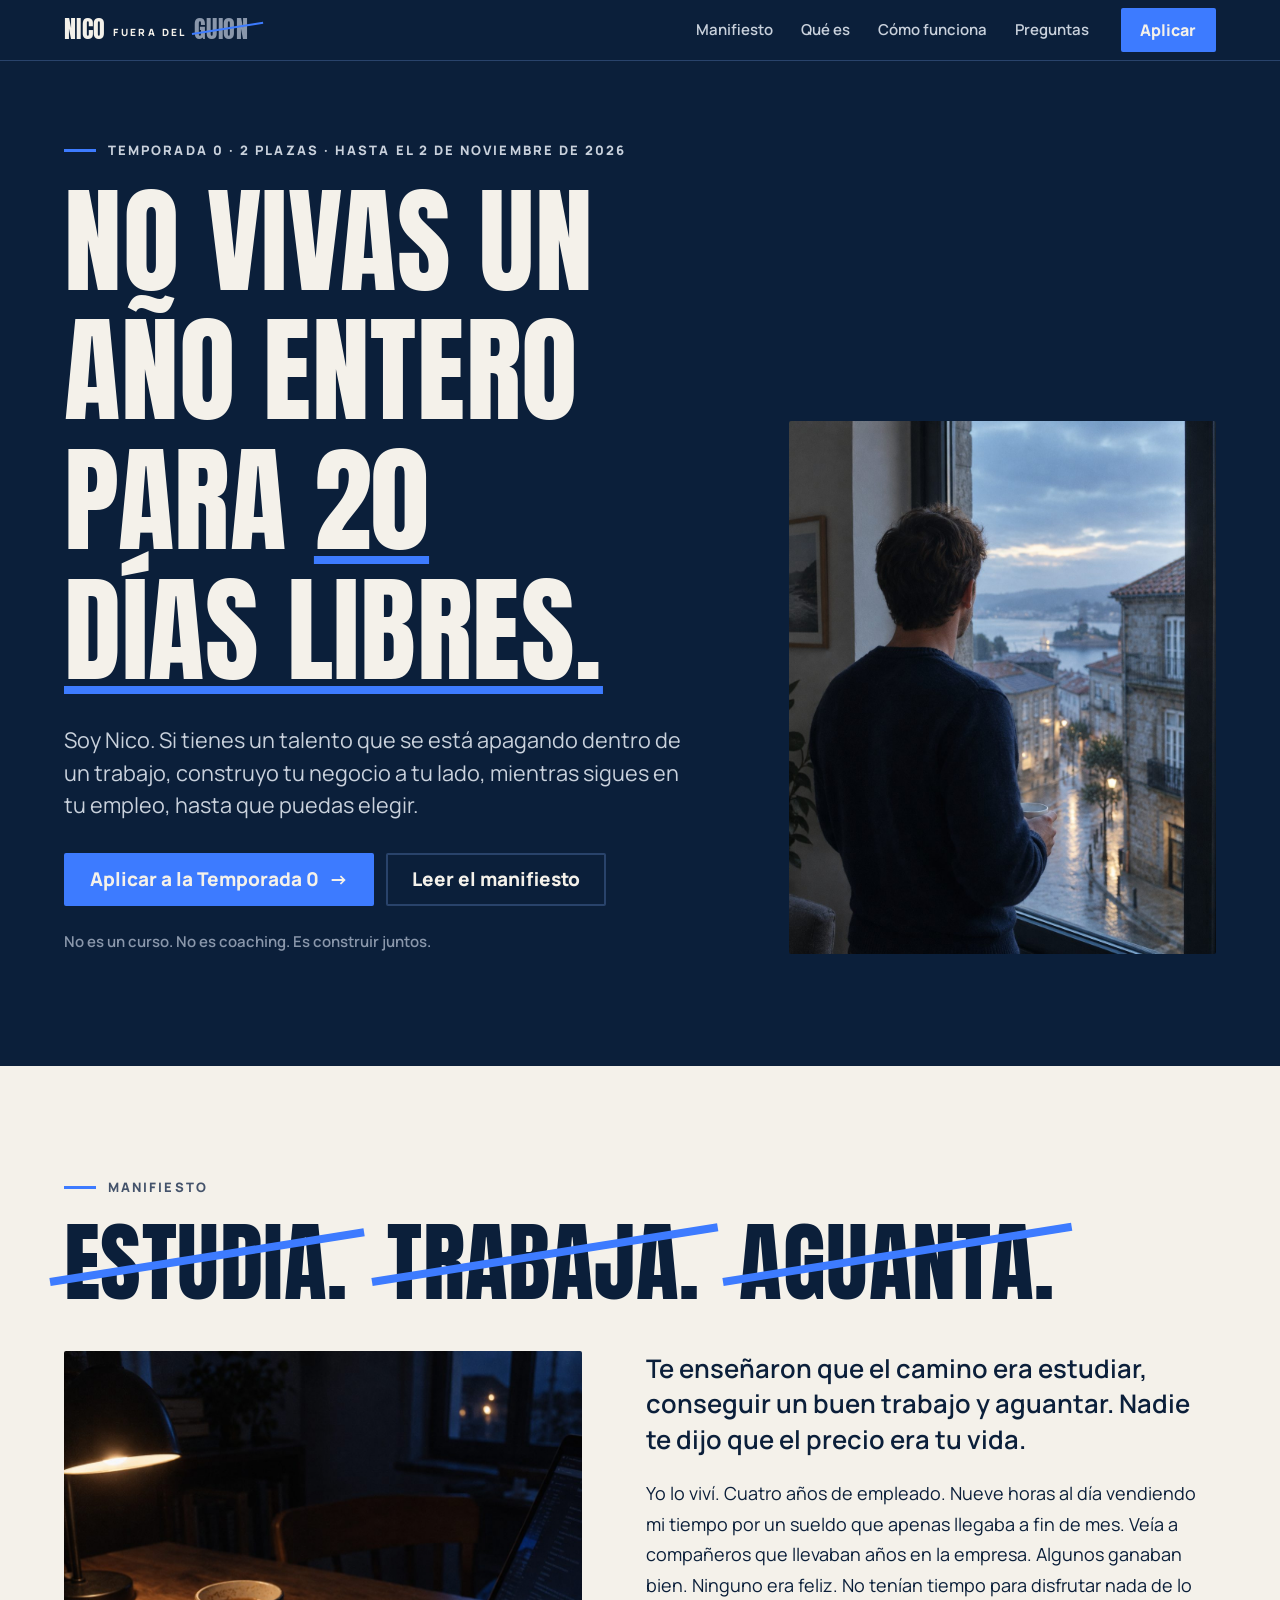
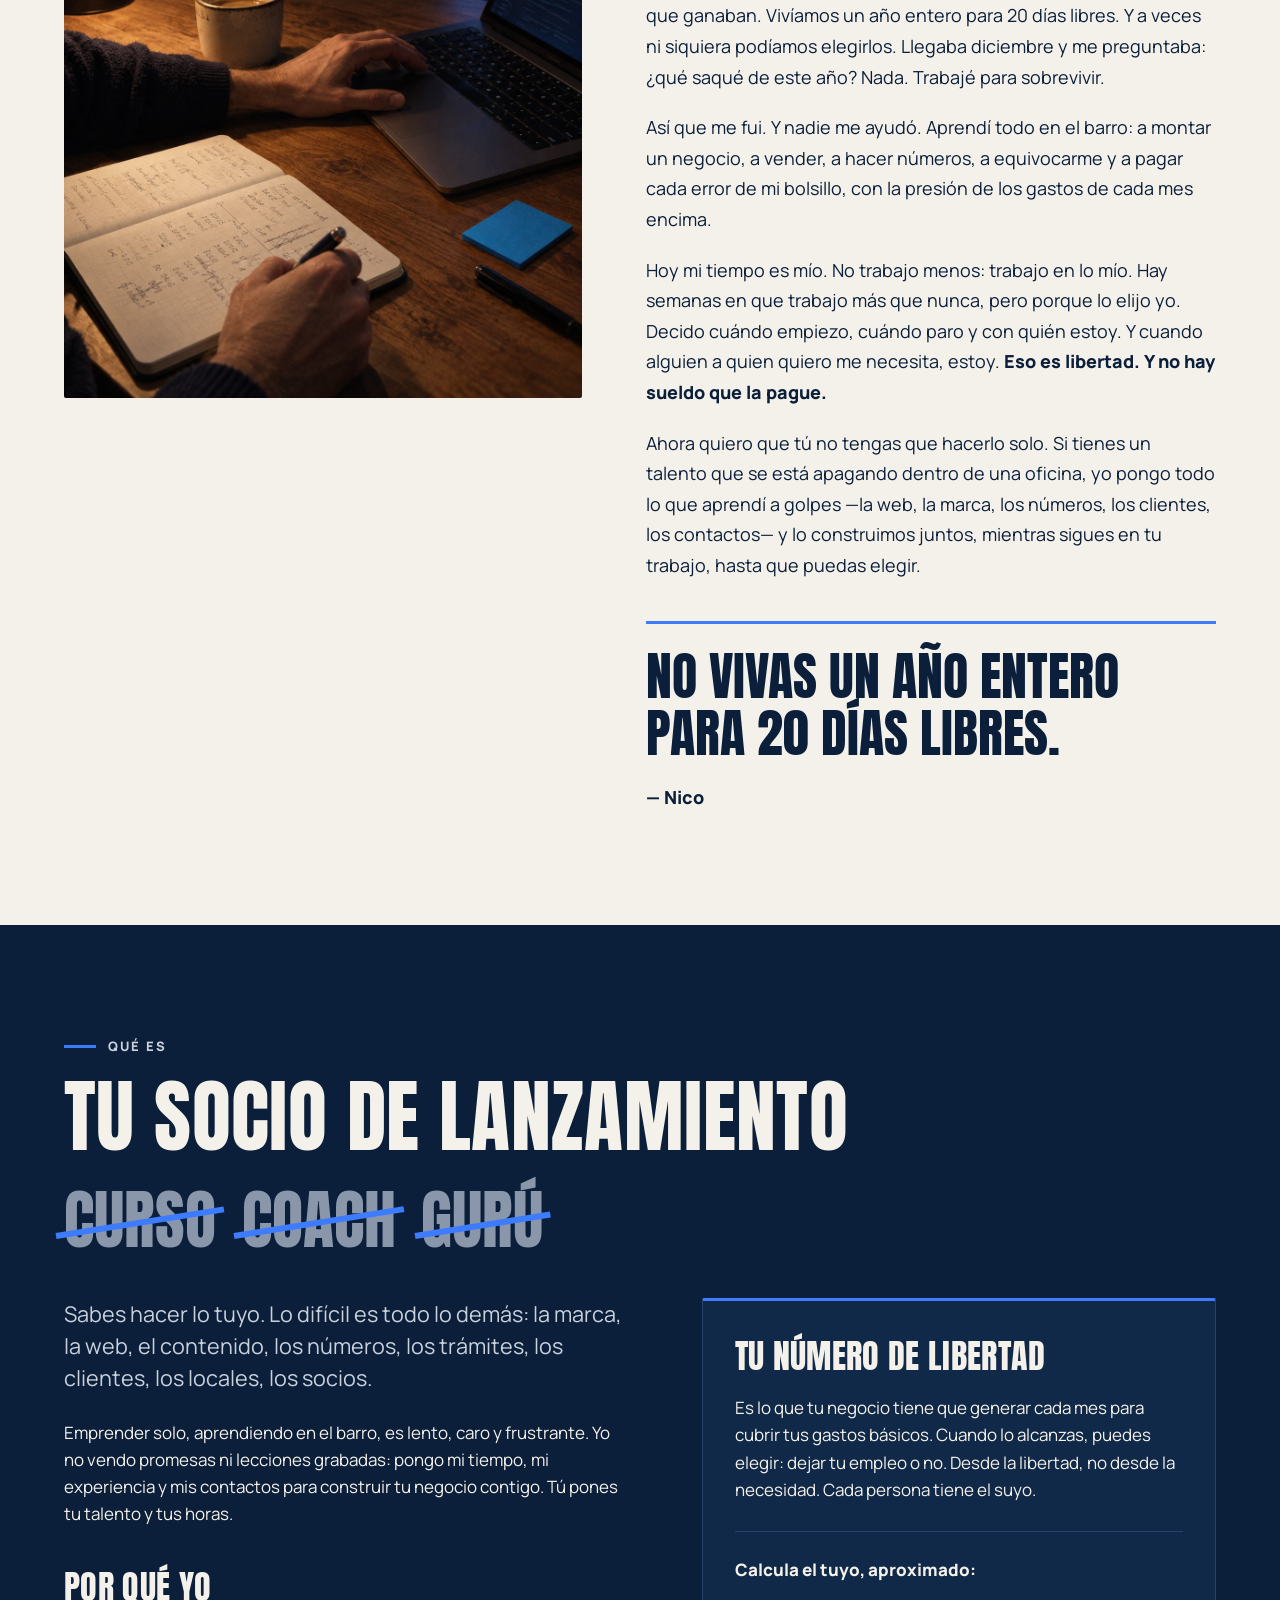
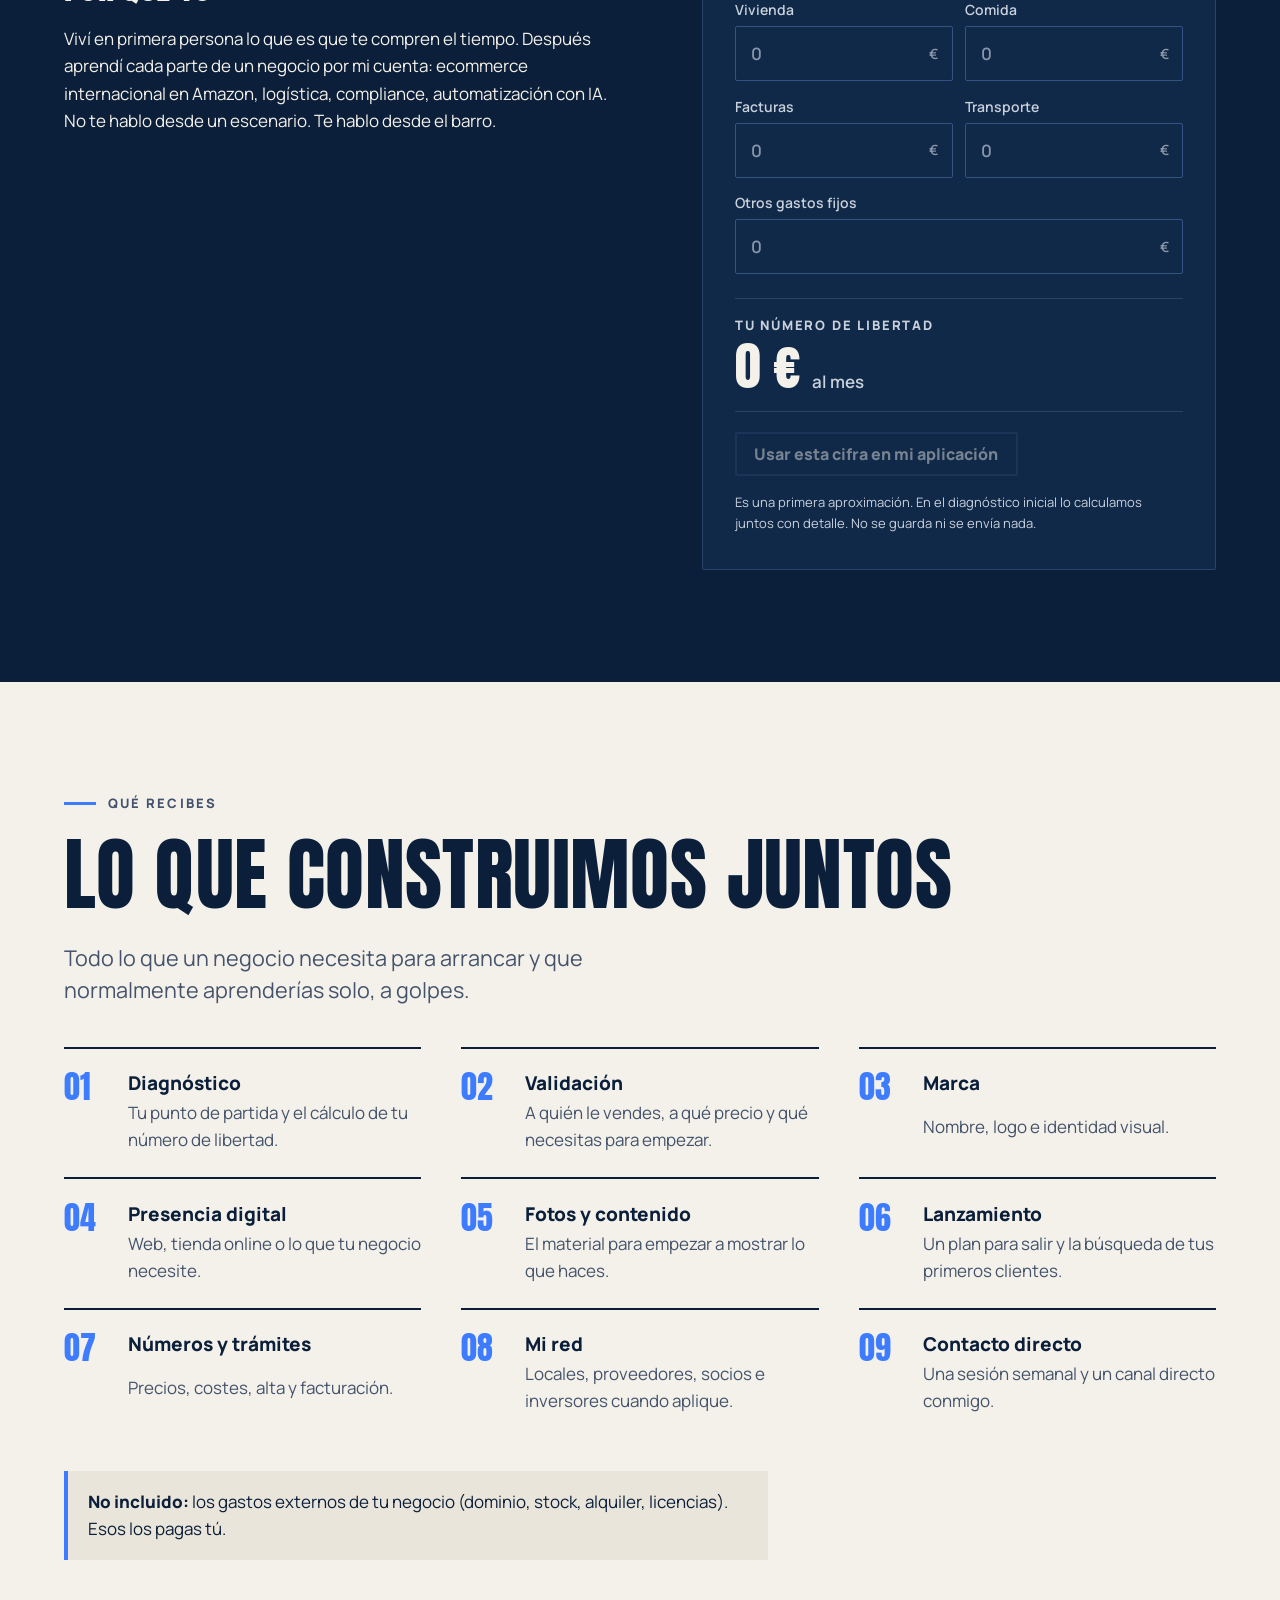
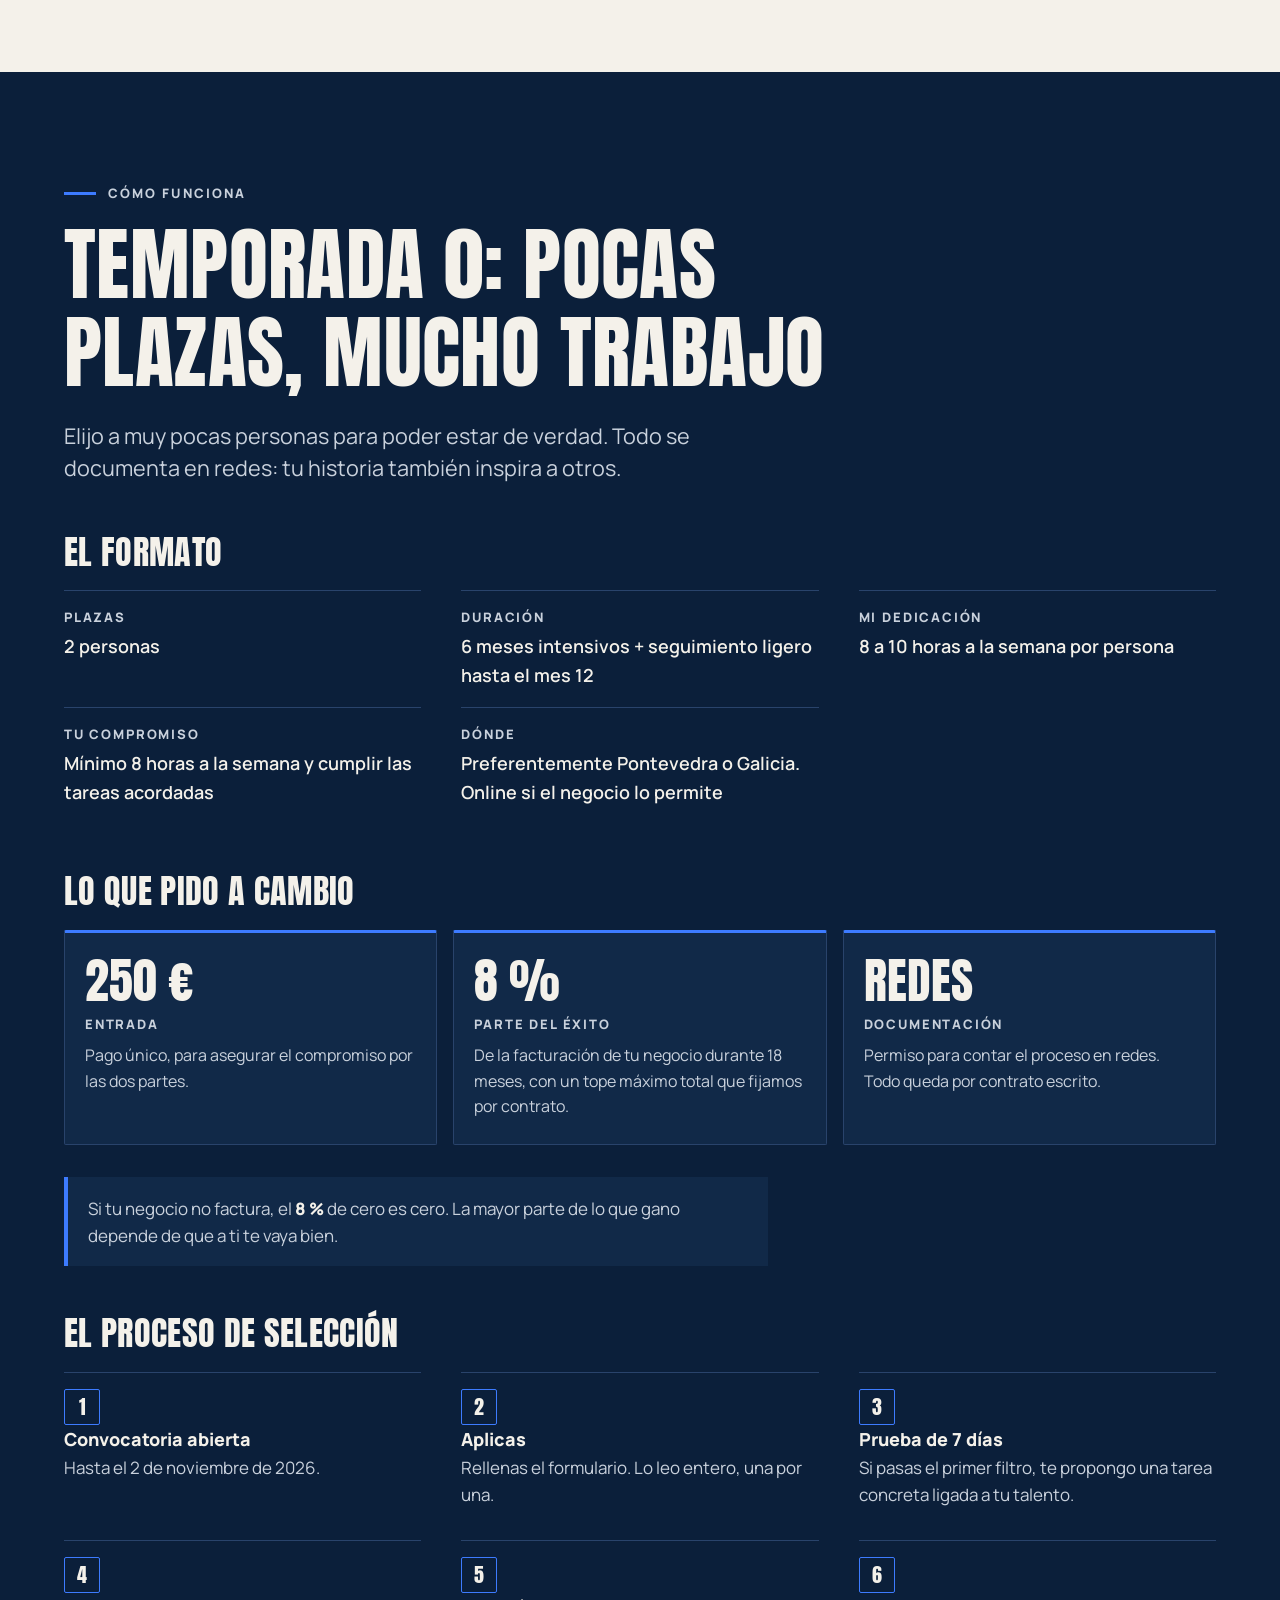
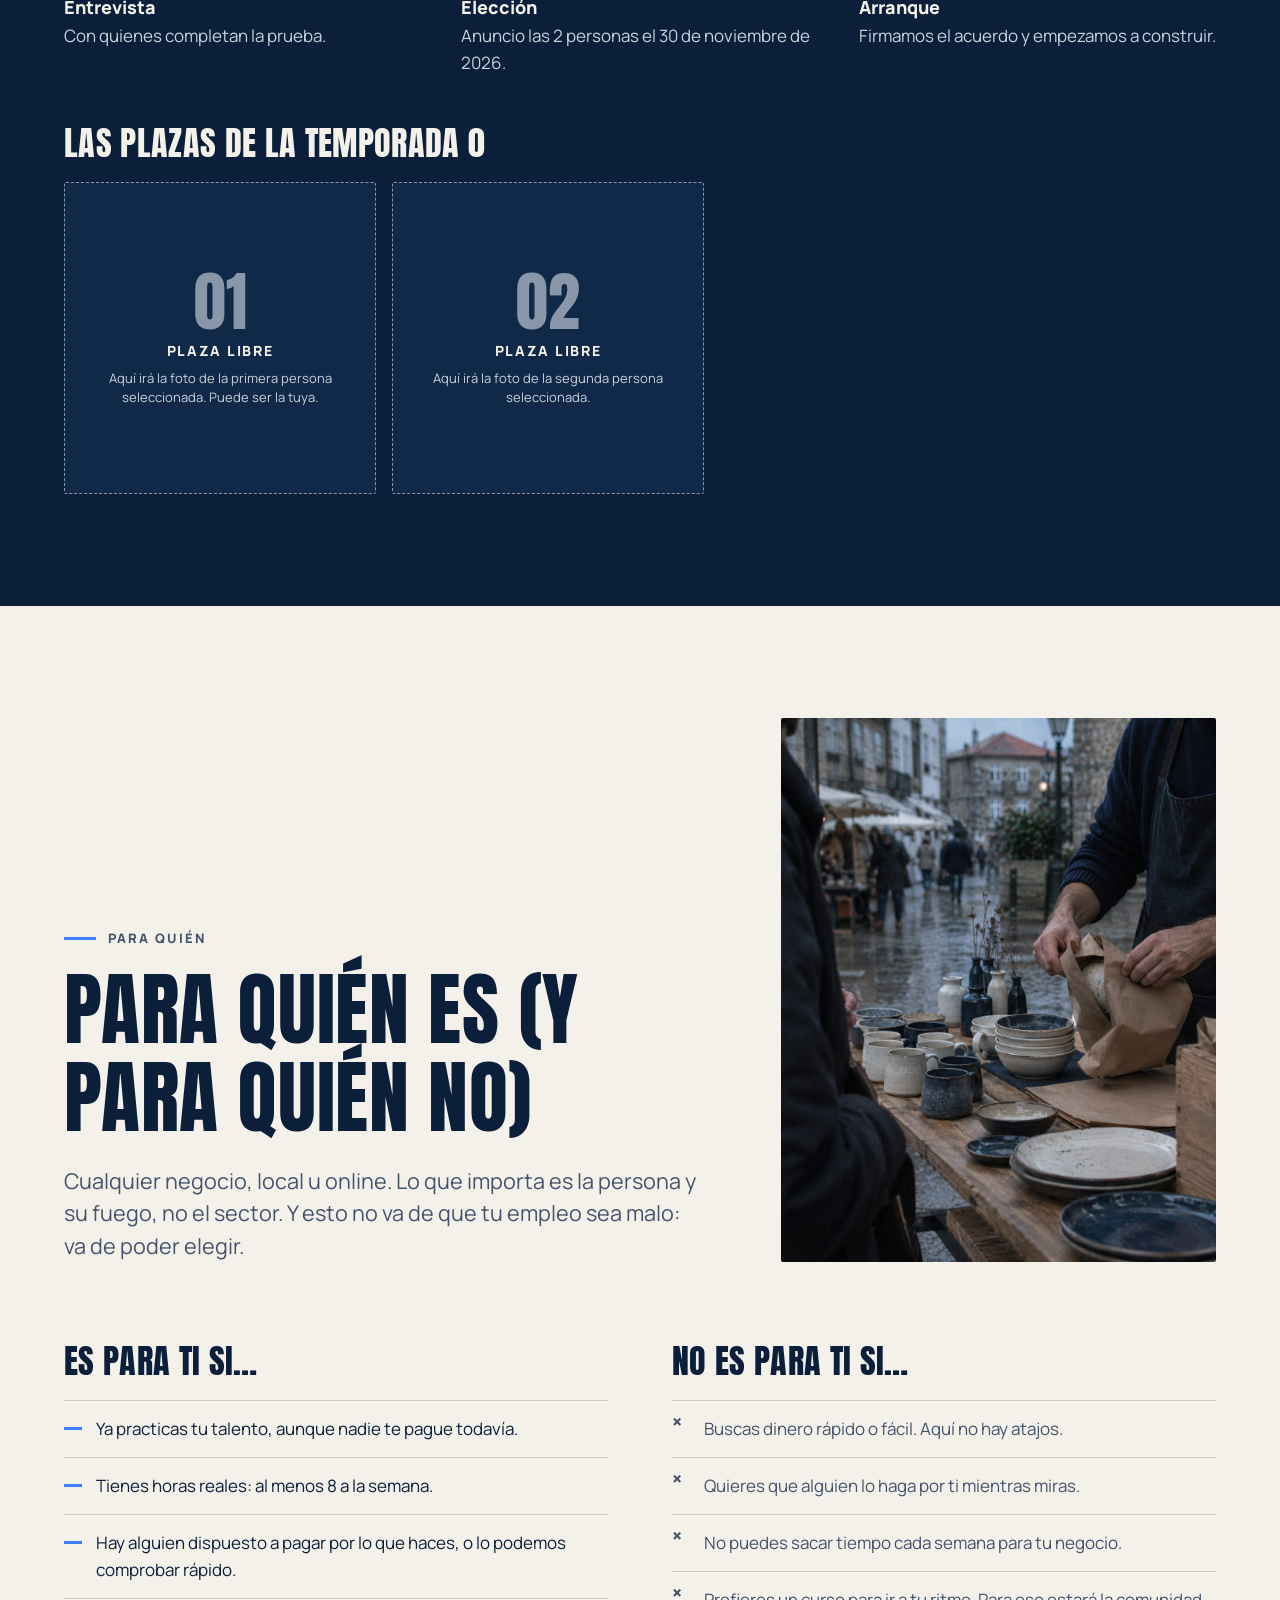
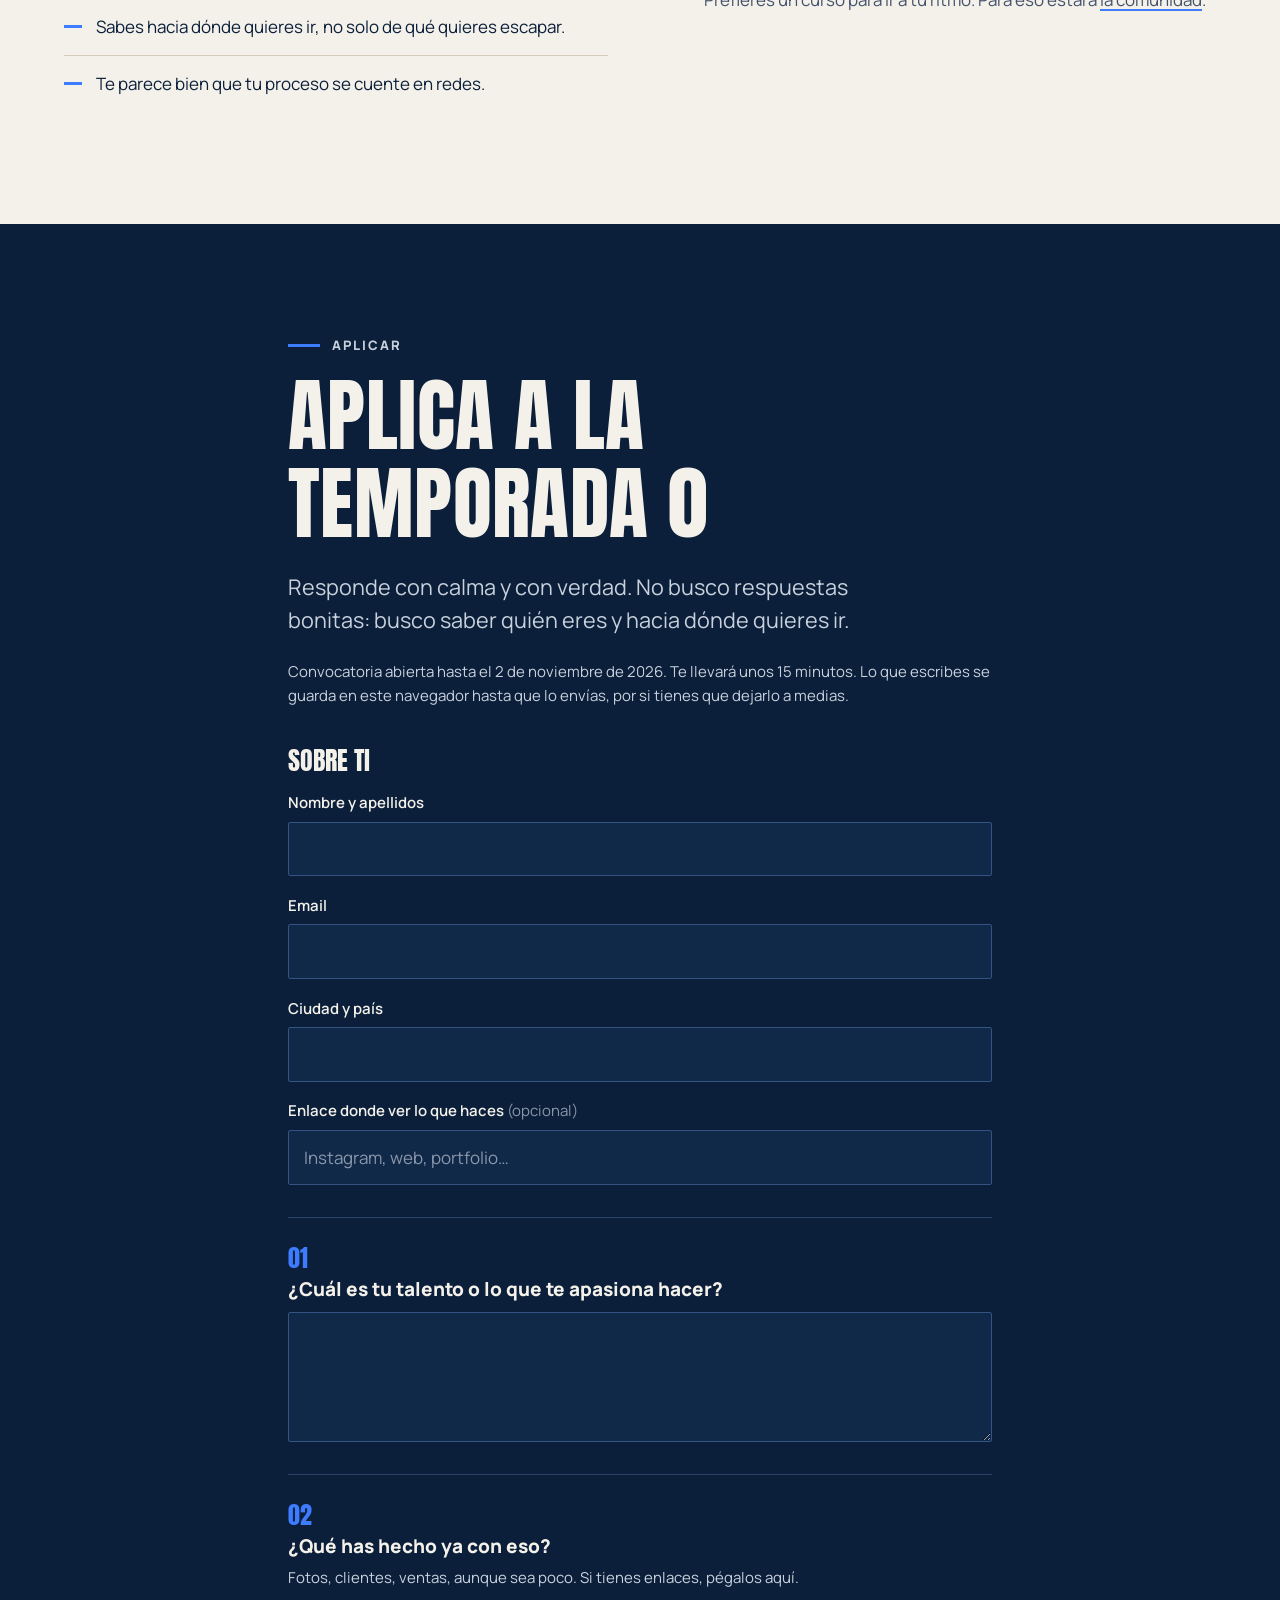
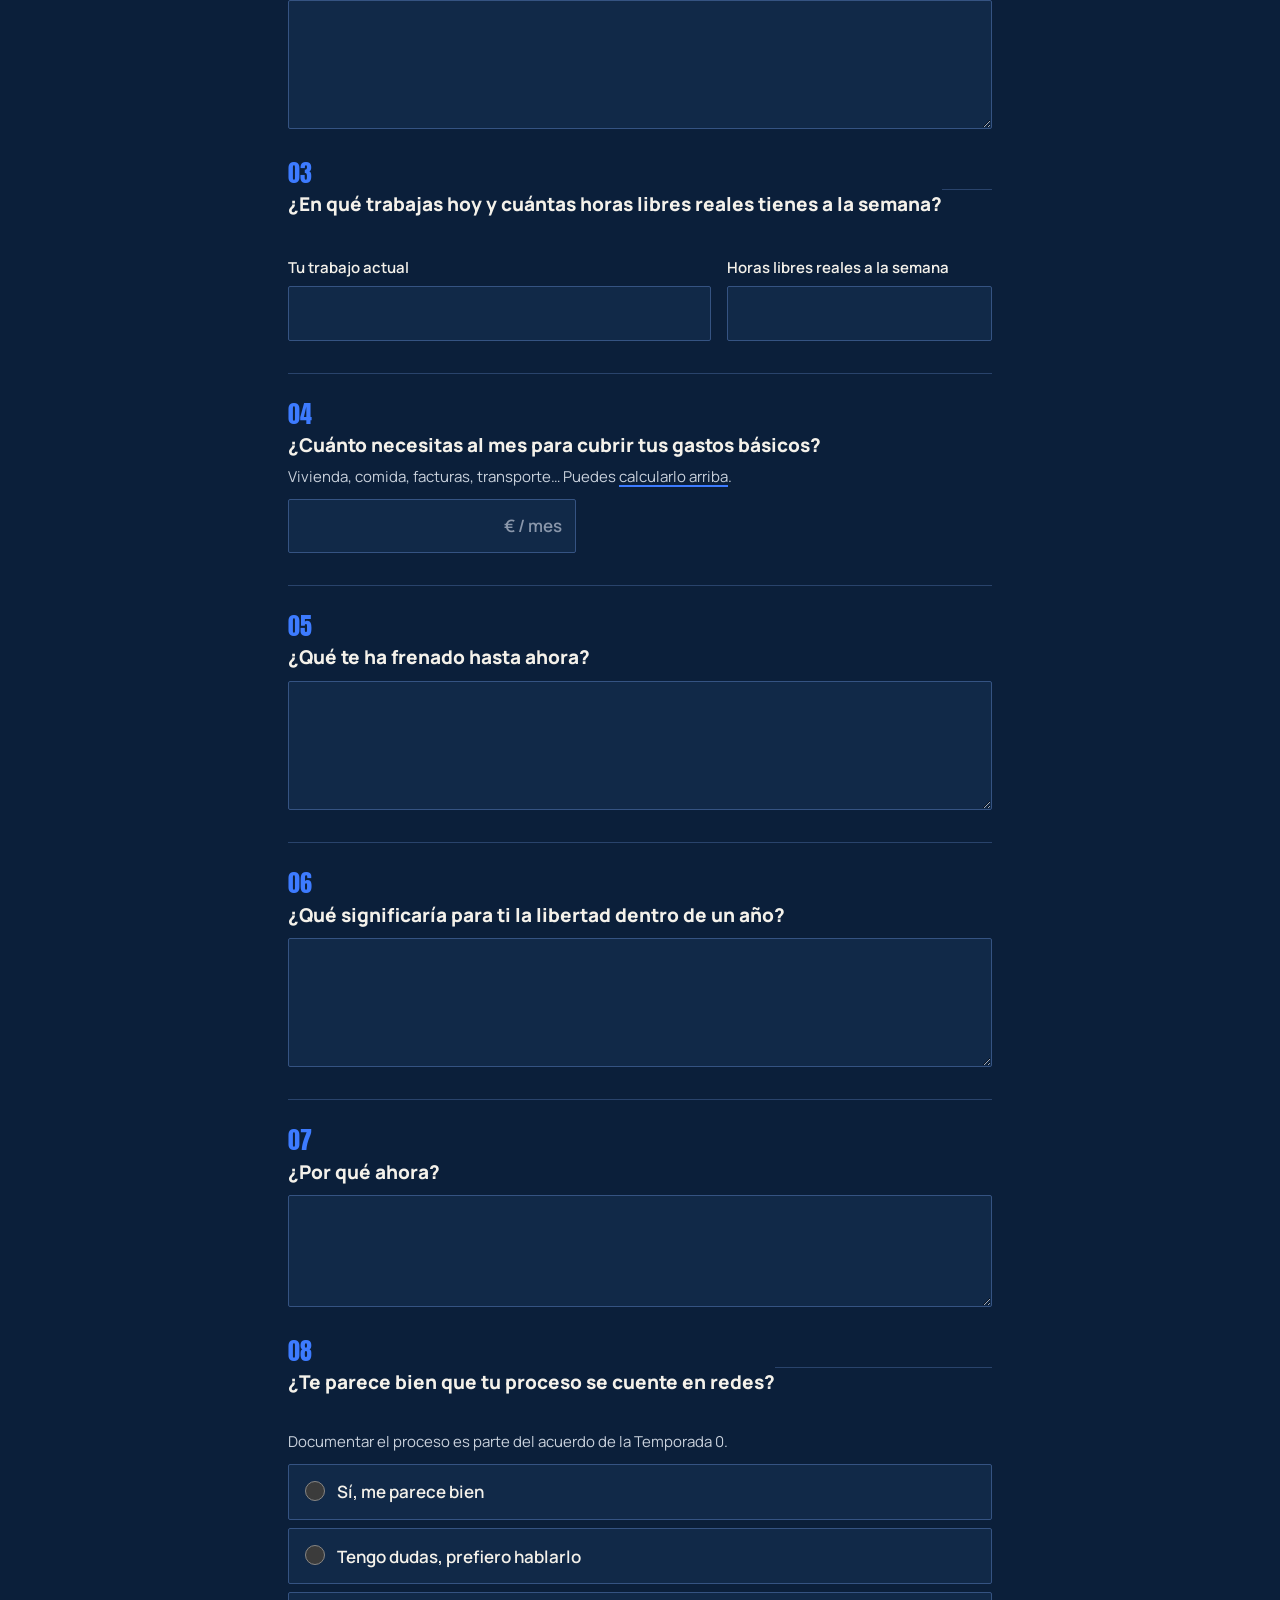
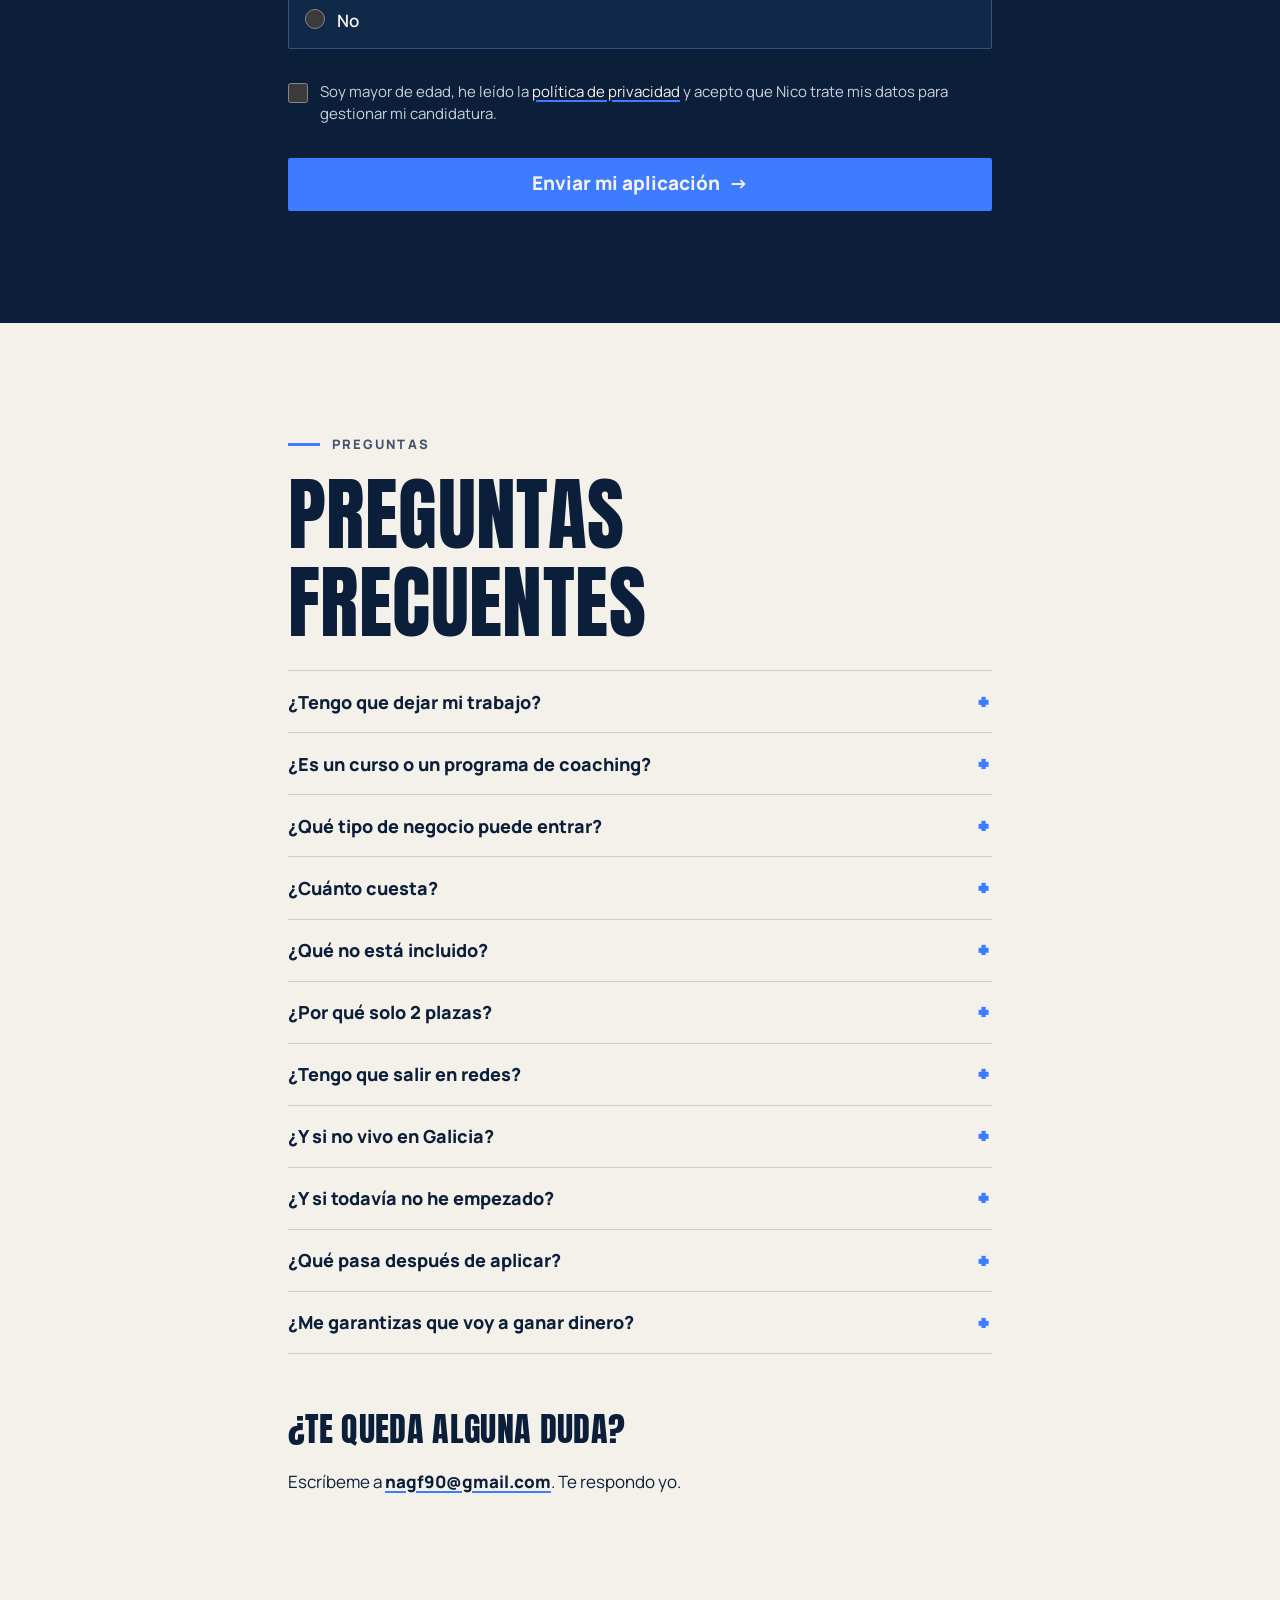
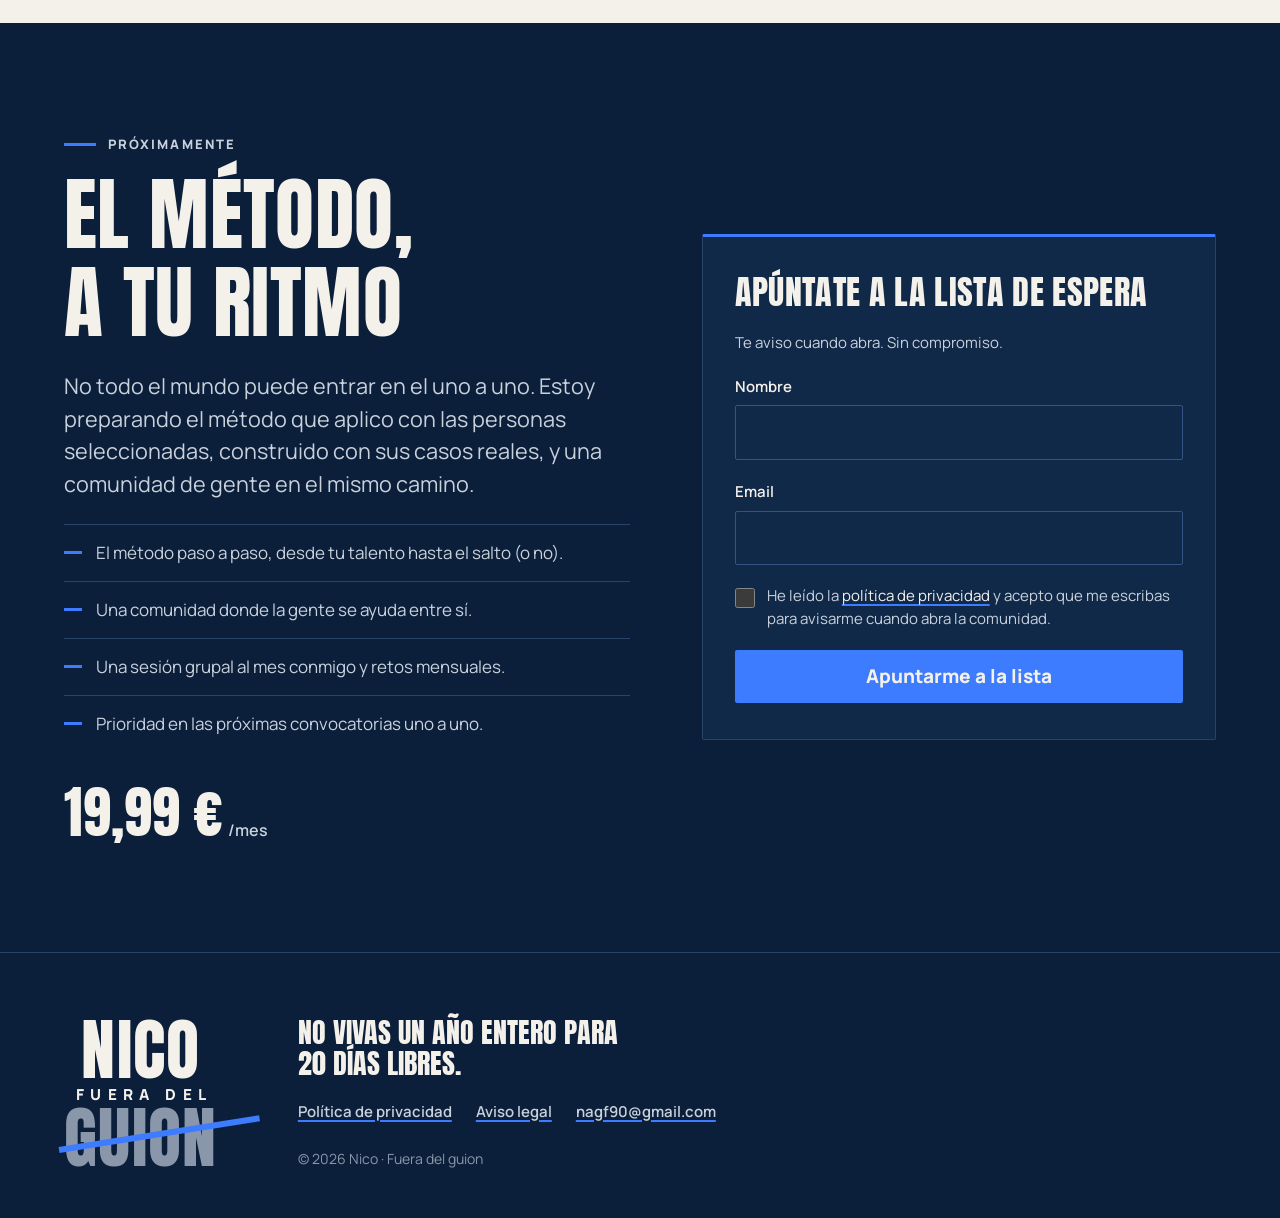
<file: index.html>
<!doctype html>
<html lang="es">
<head>
  <meta charset="utf-8">
  <meta name="viewport" content="width=device-width, initial-scale=1">
  <title>Nico · Fuera del guion — No vivas un año entero para 20 días libres</title>
  <meta name="description" content="Nico es el socio de lanzamiento de personas con talento atrapadas en un empleo: construye su negocio a su lado hasta que alcanzan su número de libertad. Temporada 0: convocatoria abierta.">
  <meta name="theme-color" content="#0B1F3A">

  <!-- Vista previa al compartir en redes y WhatsApp. Si cambias de dominio, actualiza las direcciones de abajo. -->
  <meta property="og:type" content="website">
  <meta property="og:locale" content="es_ES">
  <meta property="og:site_name" content="Nico · Fuera del guion">
  <meta property="og:url" content="https://nicogolu.github.io/Nico-Fuera-del-Guion/">
  <meta property="og:title" content="Nico · Fuera del guion">
  <meta property="og:description" content="No vivas un año entero para 20 días libres. Temporada 0: 2 plazas para construir tu negocio a mi lado.">
  <meta property="og:image" content="https://nicogolu.github.io/Nico-Fuera-del-Guion/img/compartir.png">
  <meta property="og:image:width" content="1200">
  <meta property="og:image:height" content="630">
  <meta property="og:image:alt" content="No vivas un año entero para 20 días libres. Nico · Fuera del guion">
  <meta name="twitter:card" content="summary_large_image">

  <link rel="icon" href="favicon.svg" type="image/svg+xml">
  <link rel="preconnect" href="https://fonts.googleapis.com">
  <link rel="preconnect" href="https://fonts.gstatic.com" crossorigin>
  <link href="https://fonts.googleapis.com/css2?family=Anton&family=Manrope:wght@400;600;800&display=swap" rel="stylesheet">
  <link rel="stylesheet" href="css/estilos.css">
  <script>document.documentElement.classList.add("js");</script>
</head>
<body>

<a class="saltar" href="#contenido">Saltar al contenido</a>

<!-- ================= CABECERA ================= -->
<header class="cabecera">
  <div class="contenedor cabecera__fila">
    <a href="#inicio" class="logo logo--linea" data-logo>
      <span class="logo__l1" data-cfg="logoLinea1" aria-hidden="true"></span>
      <span class="logo__l2" data-cfg="logoLinea2" aria-hidden="true"></span>
      <span class="logo__l3" aria-hidden="true"><span data-cfg="logoLinea3"></span></span>
    </a>
    <nav class="cabecera__nav" aria-label="Secciones">
      <a href="#manifiesto">Manifiesto</a>
      <a href="#que-es">Qué es</a>
      <a href="#como-funciona">Cómo funciona</a>
      <a href="#preguntas">Preguntas</a>
    </nav>
    <a class="boton boton--peque" href="#aplicar">Aplicar</a>
  </div>
</header>

<main id="contenido">

<!-- ================= 1 · PORTADA ================= -->
<section id="inicio" class="portada">
  <div class="contenedor portada__rejilla">
    <div class="portada__texto">
      <p class="etiqueta"><span data-cfg="temporada"></span> · <span data-cfg="plazas"></span> plazas · Hasta el <span data-cfg="fechaCierre"></span></p>
      <h1 class="portada__titulo">No vivas un año entero para <span class="subrayado">20 días libres.</span></h1>
      <p class="lead">Soy <span data-cfg="nombrePersona"></span>. Si tienes un talento que se está apagando dentro de un trabajo, construyo tu negocio a tu lado, mientras sigues en tu empleo, hasta que puedas elegir.</p>
      <div class="botones">
        <a class="boton" href="#aplicar"><span>Aplicar a la <span data-cfg="temporada"></span></span> <span aria-hidden="true">→</span></a>
        <a class="boton boton--secundario" href="#manifiesto">Leer el manifiesto</a>
      </div>
      <p class="portada__nota">No es un curso. No es coaching. Es construir juntos.</p>
    </div>

    <!-- HUECO FOTO: retrato de Nico. Ruta en config.js → retratoNico -->
    <figure class="hueco hueco--4x5 portada__foto" data-media="retratoNico" data-alt="Un hombre de espaldas, con un café en la mano, mira por la ventana una calle mojada de una ciudad gallega al amanecer">
      <div class="hueco__marcador">
        <svg class="hueco__icono" viewBox="0 0 24 24" aria-hidden="true"><path d="M4 7h3l2-2h6l2 2h3v12H4z"/><circle cx="12" cy="13" r="3.5"/></svg>
        <span class="hueco__titulo">Foto · Retrato de Nico</span>
        <span class="hueco__nota">Vertical 4:5. Luz natural, real, sin pose de anuncio.</span>
      </div>
    </figure>
  </div>
</section>

<!-- ================= 2 · MANIFIESTO ================= -->
<section id="manifiesto" class="seccion seccion--hueso">
  <div class="contenedor">
    <p class="etiqueta">Manifiesto</p>
    <h2 class="titular guion">
      <span class="sr-only">El guion que te dieron:</span>
      <span class="tachado">Estudia.</span>
      <span class="tachado">Trabaja.</span>
      <span class="tachado">Aguanta.</span>
    </h2>

    <div class="manifiesto">
      <div class="manifiesto__medios">
        <!-- HUECO VÍDEO: vídeo del manifiesto. Enlace en config.js → videoManifiesto -->
        <figure class="hueco hueco--16x9" data-media="videoManifiesto" data-alt="Vídeo del manifiesto de Nico">
          <div class="hueco__marcador">
            <svg class="hueco__icono" viewBox="0 0 24 24" aria-hidden="true"><circle cx="12" cy="12" r="9"/><path d="M10 8.5v7l6-3.5z"/></svg>
            <span class="hueco__titulo">Vídeo · El manifiesto</span>
            <span class="hueco__nota">Horizontal 16:9. Voz en off sobre imágenes de tu día, o formato entrevista.</span>
          </div>
        </figure>
        <!-- HUECO FOTO: Nico trabajando. Ruta en config.js → fotoNicoTrabajando -->
        <figure class="hueco hueco--4x5 manifiesto__foto" data-media="fotoNicoTrabajando" data-alt="Manos trabajando de noche en una mesa de madera, con un cuaderno lleno de números, un portátil y un café">
          <div class="hueco__marcador">
            <svg class="hueco__icono" viewBox="0 0 24 24" aria-hidden="true"><path d="M4 7h3l2-2h6l2 2h3v12H4z"/><circle cx="12" cy="13" r="3.5"/></svg>
            <span class="hueco__titulo">Foto · Nico trabajando</span>
            <span class="hueco__nota">Vertical 4:5. Un momento real de tu día.</span>
          </div>
        </figure>
      </div>

      <div class="manifiesto__texto">
        <p class="manifiesto__entrada">Te enseñaron que el camino era estudiar, conseguir un buen trabajo y aguantar. Nadie te dijo que el precio era tu vida.</p>
        <p>Yo lo viví. Cuatro años de empleado. Nueve horas al día vendiendo mi tiempo por un sueldo que apenas llegaba a fin de mes. Veía a compañeros que llevaban años en la empresa. Algunos ganaban bien. Ninguno era feliz. No tenían tiempo para disfrutar nada de lo que ganaban. Vivíamos un año entero para 20 días libres. Y a veces ni siquiera podíamos elegirlos. Llegaba diciembre y me preguntaba: ¿qué saqué de este año? Nada. Trabajé para sobrevivir.</p>
        <p>Así que me fui. Y nadie me ayudó. Aprendí todo en el barro: a montar un negocio, a vender, a hacer números, a equivocarme y a pagar cada error de mi bolsillo, con la presión de los gastos de cada mes encima.</p>
        <p>Hoy mi tiempo es mío. No trabajo menos: trabajo en lo mío. Hay semanas en que trabajo más que nunca, pero porque lo elijo yo. Decido cuándo empiezo, cuándo paro y con quién estoy. Y cuando alguien a quien quiero me necesita, estoy. <strong>Eso es libertad. Y no hay sueldo que la pague.</strong></p>
        <!-- Línea opcional, SOLO con permiso de tu pareja. Para activarla, quita los símbolos de comentario:
        <p>Ya lo hice con la persona más cercana a mí: hoy su negocio es rentable.</p>
        -->
        <p>Ahora quiero que tú no tengas que hacerlo solo. Si tienes un talento que se está apagando dentro de una oficina, yo pongo todo lo que aprendí a golpes —la web, la marca, los números, los clientes, los contactos— y lo construimos juntos, mientras sigues en tu trabajo, hasta que puedas elegir.</p>
        <p class="manifiesto__cierre">No vivas un año entero para 20 días libres.</p>
        <p class="manifiesto__firma">— <span data-cfg="nombrePersona"></span></p>
      </div>
    </div>
  </div>
</section>

<!-- ================= 3 · QUÉ ES ================= -->
<section id="que-es" class="seccion">
  <div class="contenedor">
    <p class="etiqueta">Qué es</p>
    <h2 class="titular">Tu socio de lanzamiento</h2>

    <p class="sr-only">No es un curso, ni un coach, ni un gurú.</p>
    <ul class="no-soy" aria-hidden="true">
      <li><span class="tachado">Curso</span></li>
      <li><span class="tachado">Coach</span></li>
      <li><span class="tachado">Gurú</span></li>
    </ul>

    <div class="dos-columnas">
      <div class="texto-largo">
        <p class="lead">Sabes hacer lo tuyo. Lo difícil es todo lo demás: la marca, la web, el contenido, los números, los trámites, los clientes, los locales, los socios.</p>
        <p>Emprender solo, aprendiendo en el barro, es lento, caro y frustrante. Yo no vendo promesas ni lecciones grabadas: pongo mi tiempo, mi experiencia y mis contactos para construir tu negocio contigo. Tú pones tu talento y tus horas.</p>

        <h3 class="subtitulo">Por qué yo</h3>
        <p>Viví en primera persona lo que es que te compren el tiempo. Después aprendí cada parte de un negocio por mi cuenta: ecommerce internacional en Amazon, logística, compliance, automatización con IA. No te hablo desde un escenario. Te hablo desde el barro.</p>
      </div>

      <div class="tarjeta" id="numero-libertad">
        <h3 class="subtitulo">Tu número de libertad</h3>
        <p>Es lo que tu negocio tiene que generar cada mes para cubrir tus gastos básicos. Cuando lo alcanzas, puedes elegir: dejar tu empleo o no. Desde la libertad, no desde la necesidad. Cada persona tiene el suyo.</p>

        <form class="calculadora" id="calculadora" aria-label="Calcula tu número de libertad aproximado">
          <p class="calculadora__titulo">Calcula el tuyo, aproximado:</p>
          <div class="calculadora__campos">
            <label>Vivienda <span class="campo-euro"><input type="number" inputmode="numeric" min="0" step="10" placeholder="0" name="vivienda"><span>€</span></span></label>
            <label>Comida <span class="campo-euro"><input type="number" inputmode="numeric" min="0" step="10" placeholder="0" name="comida"><span>€</span></span></label>
            <label>Facturas <span class="campo-euro"><input type="number" inputmode="numeric" min="0" step="10" placeholder="0" name="facturas"><span>€</span></span></label>
            <label>Transporte <span class="campo-euro"><input type="number" inputmode="numeric" min="0" step="10" placeholder="0" name="transporte"><span>€</span></span></label>
            <label class="calculadora__ancho">Otros gastos fijos <span class="campo-euro"><input type="number" inputmode="numeric" min="0" step="10" placeholder="0" name="otros"><span>€</span></span></label>
          </div>
          <p class="calculadora__resultado">
            <span>Tu número de libertad</span>
            <output id="calculadora-total" for="calculadora" aria-live="polite">0 €</output>
            <span class="calculadora__mes">al mes</span>
          </p>
          <button type="button" class="boton boton--secundario boton--peque" id="usar-numero" disabled>Usar esta cifra en mi aplicación</button>
          <p class="nota">Es una primera aproximación. En el diagnóstico inicial lo calculamos juntos con detalle. No se guarda ni se envía nada.</p>
        </form>
      </div>
    </div>
  </div>
</section>

<!-- ================= 4 · QUÉ RECIBES ================= -->
<section id="que-recibes" class="seccion seccion--hueso">
  <div class="contenedor">
    <p class="etiqueta">Qué recibes</p>
    <h2 class="titular">Lo que construimos juntos</h2>
    <p class="lead">Todo lo que un negocio necesita para arrancar y que normalmente aprenderías solo, a golpes.</p>

    <ol class="entregables">
      <li><span class="entregables__num">01</span><h3>Diagnóstico</h3><p>Tu punto de partida y el cálculo de tu número de libertad.</p></li>
      <li><span class="entregables__num">02</span><h3>Validación</h3><p>A quién le vendes, a qué precio y qué necesitas para empezar.</p></li>
      <li><span class="entregables__num">03</span><h3>Marca</h3><p>Nombre, logo e identidad visual.</p></li>
      <li><span class="entregables__num">04</span><h3>Presencia digital</h3><p>Web, tienda online o lo que tu negocio necesite.</p></li>
      <li><span class="entregables__num">05</span><h3>Fotos y contenido</h3><p>El material para empezar a mostrar lo que haces.</p></li>
      <li><span class="entregables__num">06</span><h3>Lanzamiento</h3><p>Un plan para salir y la búsqueda de tus primeros clientes.</p></li>
      <li><span class="entregables__num">07</span><h3>Números y trámites</h3><p>Precios, costes, alta y facturación.</p></li>
      <li><span class="entregables__num">08</span><h3>Mi red</h3><p>Locales, proveedores, socios e inversores cuando aplique.</p></li>
      <li><span class="entregables__num">09</span><h3>Contacto directo</h3><p>Una sesión semanal y un canal directo conmigo.</p></li>
    </ol>

    <p class="aviso"><strong>No incluido:</strong> los gastos externos de tu negocio (dominio, stock, alquiler, licencias). Esos los pagas tú.</p>
  </div>
</section>

<!-- ================= 5 · CÓMO FUNCIONA ================= -->
<section id="como-funciona" class="seccion">
  <div class="contenedor">
    <p class="etiqueta">Cómo funciona</p>
    <h2 class="titular"><span data-cfg="temporada"></span>: pocas plazas, mucho trabajo</h2>
    <p class="lead">Elijo a muy pocas personas para poder estar de verdad. Todo se documenta en redes: tu historia también inspira a otros.</p>

    <h3 class="subtitulo">El formato</h3>
    <dl class="formato">
      <div><dt>Plazas</dt><dd><span data-cfg="plazas"></span> personas</dd></div>
      <div><dt>Duración</dt><dd data-cfg="duracion"></dd></div>
      <div><dt>Mi dedicación</dt><dd data-cfg="dedicacionNico"></dd></div>
      <div><dt>Tu compromiso</dt><dd data-cfg="compromiso"></dd></div>
      <div><dt>Dónde</dt><dd data-cfg="ubicacion"></dd></div>
    </dl>

    <h3 class="subtitulo">Lo que pido a cambio</h3>
    <ul class="condiciones">
      <li>
        <span class="condiciones__cifra" data-cfg="entrada"></span>
        <span class="condiciones__titulo">Entrada</span>
        <p>Pago único, para asegurar el compromiso por las dos partes.</p>
      </li>
      <li>
        <span class="condiciones__cifra" data-cfg="porcentaje"></span>
        <span class="condiciones__titulo">Parte del éxito</span>
        <p>De la facturación de tu negocio durante <span data-cfg="mesesPorcentaje"></span>, <span data-cfg="tope"></span>.</p>
      </li>
      <li>
        <span class="condiciones__cifra">Redes</span>
        <span class="condiciones__titulo">Documentación</span>
        <p>Permiso para contar el proceso en redes. Todo queda por contrato escrito.</p>
      </li>
    </ul>
    <p class="aviso aviso--oscuro">Si tu negocio no factura, el <span data-cfg="porcentaje"></span> de cero es cero. La mayor parte de lo que gano depende de que a ti te vaya bien.</p>

    <h3 class="subtitulo">El proceso de selección</h3>
    <ol class="pasos">
      <li><h4>Convocatoria abierta</h4><p>Hasta el <span data-cfg="fechaCierre"></span>.</p></li>
      <li><h4>Aplicas</h4><p>Rellenas el formulario. Lo leo entero, una por una.</p></li>
      <li><h4>Prueba de 7 días</h4><p>Si pasas el primer filtro, te propongo una tarea concreta ligada a tu talento.</p></li>
      <li><h4>Entrevista</h4><p>Con quienes completan la prueba.</p></li>
      <li><h4>Elección</h4><p>Anuncio las <span data-cfg="plazas"></span> personas el <span data-cfg="fechaAnuncio"></span>.</p></li>
      <li><h4>Arranque</h4><p>Firmamos el acuerdo y empezamos a construir.</p></li>
    </ol>

    <h3 class="subtitulo">Las plazas de la <span data-cfg="temporada"></span></h3>
    <div class="plazas">
      <!-- HUECO FOTO: persona seleccionada 1. Ruta en config.js → fotoPlaza1 -->
      <figure class="hueco hueco--1x1" data-siempre data-media="fotoPlaza1" data-alt="Primera persona seleccionada de la Temporada 0">
        <div class="hueco__marcador">
          <span class="hueco__grande">01</span>
          <span class="hueco__titulo">Plaza libre</span>
          <span class="hueco__nota">Aquí irá la foto de la primera persona seleccionada. Puede ser la tuya.</span>
        </div>
      </figure>
      <!-- HUECO FOTO: persona seleccionada 2. Ruta en config.js → fotoPlaza2 -->
      <figure class="hueco hueco--1x1" data-siempre data-media="fotoPlaza2" data-alt="Segunda persona seleccionada de la Temporada 0">
        <div class="hueco__marcador">
          <span class="hueco__grande">02</span>
          <span class="hueco__titulo">Plaza libre</span>
          <span class="hueco__nota">Aquí irá la foto de la segunda persona seleccionada.</span>
        </div>
      </figure>
    </div>
  </div>
</section>

<!-- ================= 6 · PARA QUIÉN ================= -->
<section id="para-quien" class="seccion seccion--hueso">
  <div class="contenedor">
    <div class="para-quien__intro">
      <div>
        <p class="etiqueta">Para quién</p>
        <h2 class="titular">Para quién es (y para quién no)</h2>
        <p class="lead">Cualquier negocio, local u online. Lo que importa es la persona y su fuego, no el sector. Y esto no va de que tu empleo sea malo: va de poder elegir.</p>
      </div>
      <!-- HUECO FOTO: un talento en acción. Ruta en config.js → fotoTalento -->
      <figure class="hueco hueco--4x5 para-quien__foto" data-media="fotoTalento" data-alt="Un artesano envuelve en papel una pieza de cerámica en su puesto de un mercado bajo la lluvia">
        <div class="hueco__marcador">
          <svg class="hueco__icono" viewBox="0 0 24 24" aria-hidden="true"><path d="M4 7h3l2-2h6l2 2h3v12H4z"/><circle cx="12" cy="13" r="3.5"/></svg>
          <span class="hueco__titulo">Foto · Un talento en acción</span>
          <span class="hueco__nota">Vertical 4:5. Alguien haciendo lo suyo: un puesto, un taller, un encargo.</span>
        </div>
      </figure>
    </div>

    <div class="para-quien">
      <div>
        <h3 class="subtitulo">Es para ti si…</h3>
        <ul class="lista lista--si">
          <li>Ya practicas tu talento, aunque nadie te pague todavía.</li>
          <li>Tienes horas reales: al menos 8 a la semana.</li>
          <li>Hay alguien dispuesto a pagar por lo que haces, o lo podemos comprobar rápido.</li>
          <li>Sabes hacia dónde quieres ir, no solo de qué quieres escapar.</li>
          <li>Te parece bien que tu proceso se cuente en redes.</li>
        </ul>
      </div>
      <div>
        <h3 class="subtitulo">No es para ti si…</h3>
        <ul class="lista lista--no">
          <li>Buscas dinero rápido o fácil. Aquí no hay atajos.</li>
          <li>Quieres que alguien lo haga por ti mientras miras.</li>
          <li>No puedes sacar tiempo cada semana para tu negocio.</li>
          <li>Prefieres un curso para ir a tu ritmo. Para eso estará <a href="#comunidad">la comunidad</a>.</li>
        </ul>
      </div>
    </div>
  </div>
</section>

<!-- ================= 7 · FORMULARIO DE APLICACIÓN ================= -->
<section id="aplicar" class="seccion">
  <div class="contenedor contenedor--estrecho">
    <p class="etiqueta">Aplicar</p>
    <h2 class="titular">Aplica a la <span data-cfg="temporada"></span></h2>
    <p class="lead">Responde con calma y con verdad. No busco respuestas bonitas: busco saber quién eres y hacia dónde quieres ir.</p>
    <p class="nota">Convocatoria abierta hasta el <span data-cfg="fechaCierre"></span>. Te llevará unos 15 minutos. Lo que escribes se guarda en este navegador hasta que lo envías, por si tienes que dejarlo a medias.</p>

    <form id="form-aplicacion" class="formulario" data-asunto="Nueva aplicación · Temporada 0">
      <input type="checkbox" name="botcheck" class="trampa" tabindex="-1" autocomplete="off" aria-hidden="true">

      <fieldset class="bloque">
        <legend class="bloque__titulo">Sobre ti</legend>
        <div class="campo">
          <label for="a-nombre">Nombre y apellidos</label>
          <input id="a-nombre" name="Nombre" type="text" autocomplete="name" required>
        </div>
        <div class="campo">
          <label for="a-email">Email</label>
          <input id="a-email" name="email" type="email" autocomplete="email" required>
        </div>
        <div class="campo">
          <label for="a-ciudad">Ciudad y país</label>
          <input id="a-ciudad" name="Ciudad y país" type="text" autocomplete="address-level2" required>
        </div>
        <div class="campo">
          <label for="a-enlace">Enlace donde ver lo que haces <span class="opcional">(opcional)</span></label>
          <input id="a-enlace" name="Enlace" type="text" inputmode="url" placeholder="Instagram, web, portfolio…">
        </div>
      </fieldset>

      <div class="pregunta">
        <label for="p1"><span class="pregunta__num">01</span>¿Cuál es tu talento o lo que te apasiona hacer?</label>
        <textarea id="p1" name="1. Talento o pasión" rows="4" required></textarea>
      </div>

      <div class="pregunta">
        <label for="p2"><span class="pregunta__num">02</span>¿Qué has hecho ya con eso?</label>
        <p class="ayuda" id="p2-ayuda">Fotos, clientes, ventas, aunque sea poco. Si tienes enlaces, pégalos aquí.</p>
        <textarea id="p2" name="2. Lo que ya ha hecho" rows="4" aria-describedby="p2-ayuda" required></textarea>
      </div>

      <fieldset class="pregunta">
        <legend><span class="pregunta__num">03</span>¿En qué trabajas hoy y cuántas horas libres reales tienes a la semana?</legend>
        <div class="pregunta__doble">
          <div class="campo">
            <label for="p3a">Tu trabajo actual</label>
            <input id="p3a" name="3a. Trabajo actual" type="text" required>
          </div>
          <div class="campo">
            <label for="p3b">Horas libres reales a la semana</label>
            <input id="p3b" name="3b. Horas libres a la semana" type="number" inputmode="numeric" min="0" max="168" required>
          </div>
        </div>
      </fieldset>

      <div class="pregunta">
        <label for="p4"><span class="pregunta__num">04</span>¿Cuánto necesitas al mes para cubrir tus gastos básicos?</label>
        <p class="ayuda" id="p4-ayuda">Vivienda, comida, facturas, transporte… Puedes <a href="#numero-libertad">calcularlo arriba</a>.</p>
        <span class="campo-euro campo-euro--grande">
          <input id="p4" name="4. Gastos básicos al mes (€)" type="number" inputmode="numeric" min="0" step="1" aria-describedby="p4-ayuda" required>
          <span>€ / mes</span>
        </span>
      </div>

      <div class="pregunta">
        <label for="p5"><span class="pregunta__num">05</span>¿Qué te ha frenado hasta ahora?</label>
        <textarea id="p5" name="5. Qué le ha frenado" rows="4" required></textarea>
      </div>

      <div class="pregunta">
        <label for="p6"><span class="pregunta__num">06</span>¿Qué significaría para ti la libertad dentro de un año?</label>
        <textarea id="p6" name="6. La libertad dentro de un año" rows="4" required></textarea>
      </div>

      <div class="pregunta">
        <label for="p7"><span class="pregunta__num">07</span>¿Por qué ahora?</label>
        <textarea id="p7" name="7. Por qué ahora" rows="3" required></textarea>
      </div>

      <fieldset class="pregunta">
        <legend><span class="pregunta__num">08</span>¿Te parece bien que tu proceso se cuente en redes?</legend>
        <p class="ayuda">Documentar el proceso es parte del acuerdo de la <span data-cfg="temporada"></span>.</p>
        <div class="opciones">
          <label class="opcion"><input type="radio" name="8. Contar el proceso en redes" value="Sí, me parece bien" required> Sí, me parece bien</label>
          <label class="opcion"><input type="radio" name="8. Contar el proceso en redes" value="Tengo dudas, prefiero hablarlo"> Tengo dudas, prefiero hablarlo</label>
          <label class="opcion"><input type="radio" name="8. Contar el proceso en redes" value="No"> No</label>
        </div>
      </fieldset>

      <label class="consentimiento">
        <input type="checkbox" name="Consentimiento" value="Acepta la política de privacidad" required>
        <span>Soy mayor de edad, he leído la <a href="privacidad.html" target="_blank" rel="noopener">política de privacidad</a> y acepto que <span data-cfg="nombrePersona"></span> trate mis datos para gestionar mi candidatura.</span>
      </label>

      <button type="submit" class="boton boton--ancho">Enviar mi aplicación <span aria-hidden="true">→</span></button>
      <div class="estado" role="status" aria-live="polite"></div>
    </form>
  </div>
</section>

<!-- ================= 8 · PREGUNTAS Y CONTACTO ================= -->
<section id="preguntas" class="seccion seccion--hueso">
  <div class="contenedor contenedor--estrecho">
    <p class="etiqueta">Preguntas</p>
    <h2 class="titular">Preguntas frecuentes</h2>

    <div class="faq">
      <details>
        <summary>¿Tengo que dejar mi trabajo?</summary>
        <p>No. Construimos tu negocio mientras sigues en tu empleo. Dejarlo o no es decisión tuya, y la tomas cuando llegues a tu número de libertad, desde la libertad y no desde la necesidad.</p>
      </details>
      <details>
        <summary>¿Es un curso o un programa de coaching?</summary>
        <p>No. No hay lecciones grabadas ni frases motivadoras. Soy tu socio de lanzamiento: trabajo contigo en tu negocio real, cada semana, hasta que funcione.</p>
      </details>
      <details>
        <summary>¿Qué tipo de negocio puede entrar?</summary>
        <p>Cualquiera, local u online: un oficio, un producto, un servicio, algo creativo. El filtro es la persona y su fuego, no el sector.</p>
      </details>
      <details>
        <summary>¿Cuánto cuesta?</summary>
        <p>Una entrada de <span data-cfg="entrada"></span> y el <span data-cfg="porcentaje"></span> de la facturación de tu negocio durante <span data-cfg="mesesPorcentaje"></span>, <span data-cfg="tope"></span>. Si tu negocio no factura, no pagas porcentaje. Todo por contrato escrito.</p>
      </details>
      <details>
        <summary>¿Qué no está incluido?</summary>
        <p>Los gastos externos del negocio: dominio, stock, alquiler, licencias. Esos los pagas tú. Mi tiempo, mi experiencia y mis contactos sí están incluidos.</p>
      </details>
      <details>
        <summary>¿Por qué solo <span data-cfg="plazas"></span> plazas?</summary>
        <p>Porque le dedico entre 8 y 10 horas a la semana a cada persona. Prefiero hacerlo bien con pocas que mal con muchas.</p>
      </details>
      <details>
        <summary>¿Tengo que salir en redes?</summary>
        <p>Sí: contar el proceso es parte del acuerdo. Los detalles quedan por escrito en el contrato antes de empezar.</p>
      </details>
      <details>
        <summary>¿Y si no vivo en Galicia?</summary>
        <p>Esta temporada priorizo Pontevedra y Galicia, porque hay cosas que se hacen mejor en persona. Si tu negocio puede construirse online, aplica igualmente.</p>
      </details>
      <details>
        <summary>¿Y si todavía no he empezado?</summary>
        <p>Para la <span data-cfg="temporada"></span> busco gente que ya practica su talento, aunque sea sin cobrar. Si de momento es solo una idea, apúntate a <a href="#comunidad">la lista de la comunidad</a> y empieza por ahí.</p>
      </details>
      <details>
        <summary>¿Qué pasa después de aplicar?</summary>
        <p>Leo todas las aplicaciones. Si pasas el primer filtro, te escribo con la prueba de 7 días. Después, entrevista con quienes la completan, y el <span data-cfg="fechaAnuncio"></span> anuncio las personas elegidas.</p>
      </details>
      <details>
        <summary>¿Me garantizas que voy a ganar dinero?</summary>
        <p>No. Nadie honesto puede prometerte eso. Lo que pongo es mi tiempo, lo que aprendí a golpes y mis contactos, a tu lado, cada semana.</p>
      </details>
    </div>

    <div class="contacto">
      <h3 class="subtitulo">¿Te queda alguna duda?</h3>
      <p>Escríbeme a <a data-cfg="email" data-cfg-mailto href="#"></a>. Te respondo yo.</p>
      <ul class="redes" data-redes>
        <li data-red="instagram"><a href="#" target="_blank" rel="noopener">Instagram</a></li>
        <li data-red="tiktok"><a href="#" target="_blank" rel="noopener">TikTok</a></li>
        <li data-red="youtube"><a href="#" target="_blank" rel="noopener">YouTube</a></li>
        <li data-red="linkedin"><a href="#" target="_blank" rel="noopener">LinkedIn</a></li>
      </ul>
    </div>
  </div>
</section>

<!-- ================= LISTA DE ESPERA · COMUNIDAD ================= -->
<section id="comunidad" class="seccion">
  <div class="contenedor dos-columnas dos-columnas--centro">
    <div>
      <p class="etiqueta">Próximamente</p>
      <h2 class="titular">El método, a tu ritmo</h2>
      <p class="lead">No todo el mundo puede entrar en el uno a uno. Estoy preparando el método que aplico con las personas seleccionadas, construido con sus casos reales, y una comunidad de gente en el mismo camino.</p>
      <ul class="lista lista--si lista--oscura">
        <li>El método paso a paso, desde tu talento hasta el salto (o no).</li>
        <li>Una comunidad donde la gente se ayuda entre sí.</li>
        <li>Una sesión grupal al mes conmigo y retos mensuales.</li>
        <li>Prioridad en las próximas convocatorias uno a uno.</li>
      </ul>
      <p class="precio"><span data-cfg="precioComunidad"></span><span class="precio__mes">/mes</span></p>
    </div>

    <form id="form-espera" class="formulario tarjeta" data-asunto="Lista de espera · Comunidad">
      <input type="checkbox" name="botcheck" class="trampa" tabindex="-1" autocomplete="off" aria-hidden="true">
      <h3 class="subtitulo">Apúntate a la lista de espera</h3>
      <p class="nota">Te aviso cuando abra. Sin compromiso.</p>
      <div class="campo">
        <label for="e-nombre">Nombre</label>
        <input id="e-nombre" name="Nombre" type="text" autocomplete="given-name" required>
      </div>
      <div class="campo">
        <label for="e-email">Email</label>
        <input id="e-email" name="email" type="email" autocomplete="email" required>
      </div>
      <label class="consentimiento">
        <input type="checkbox" name="Consentimiento" value="Acepta la política de privacidad" required>
        <span>He leído la <a href="privacidad.html" target="_blank" rel="noopener">política de privacidad</a> y acepto que me escribas para avisarme cuando abra la comunidad.</span>
      </label>
      <button type="submit" class="boton boton--ancho">Apuntarme a la lista</button>
      <div class="estado" role="status" aria-live="polite"></div>
    </form>
  </div>
</section>

</main>

<!-- ================= PIE ================= -->
<footer class="pie">
  <div class="contenedor pie__rejilla">
    <div class="logo logo--bloque" data-logo>
      <span class="logo__l1" data-cfg="logoLinea1" aria-hidden="true"></span>
      <span class="logo__l2" data-cfg="logoLinea2" aria-hidden="true"></span>
      <span class="logo__l3" aria-hidden="true"><span data-cfg="logoLinea3"></span></span>
    </div>
    <div class="pie__texto">
      <p class="pie__frase">No vivas un año entero para 20 días libres.</p>
      <nav class="pie__enlaces" aria-label="Legal">
        <a href="privacidad.html">Política de privacidad</a>
        <a href="aviso-legal.html">Aviso legal</a>
        <a data-cfg="email" data-cfg-mailto href="#"></a>
      </nav>
      <p class="pie__copy">© <span data-anio></span> <span data-cfg="nombreMarca"></span></p>
    </div>
  </div>
</footer>

<script src="js/config.js"></script>
<script src="js/main.js"></script>
</body>
</html>
</file>
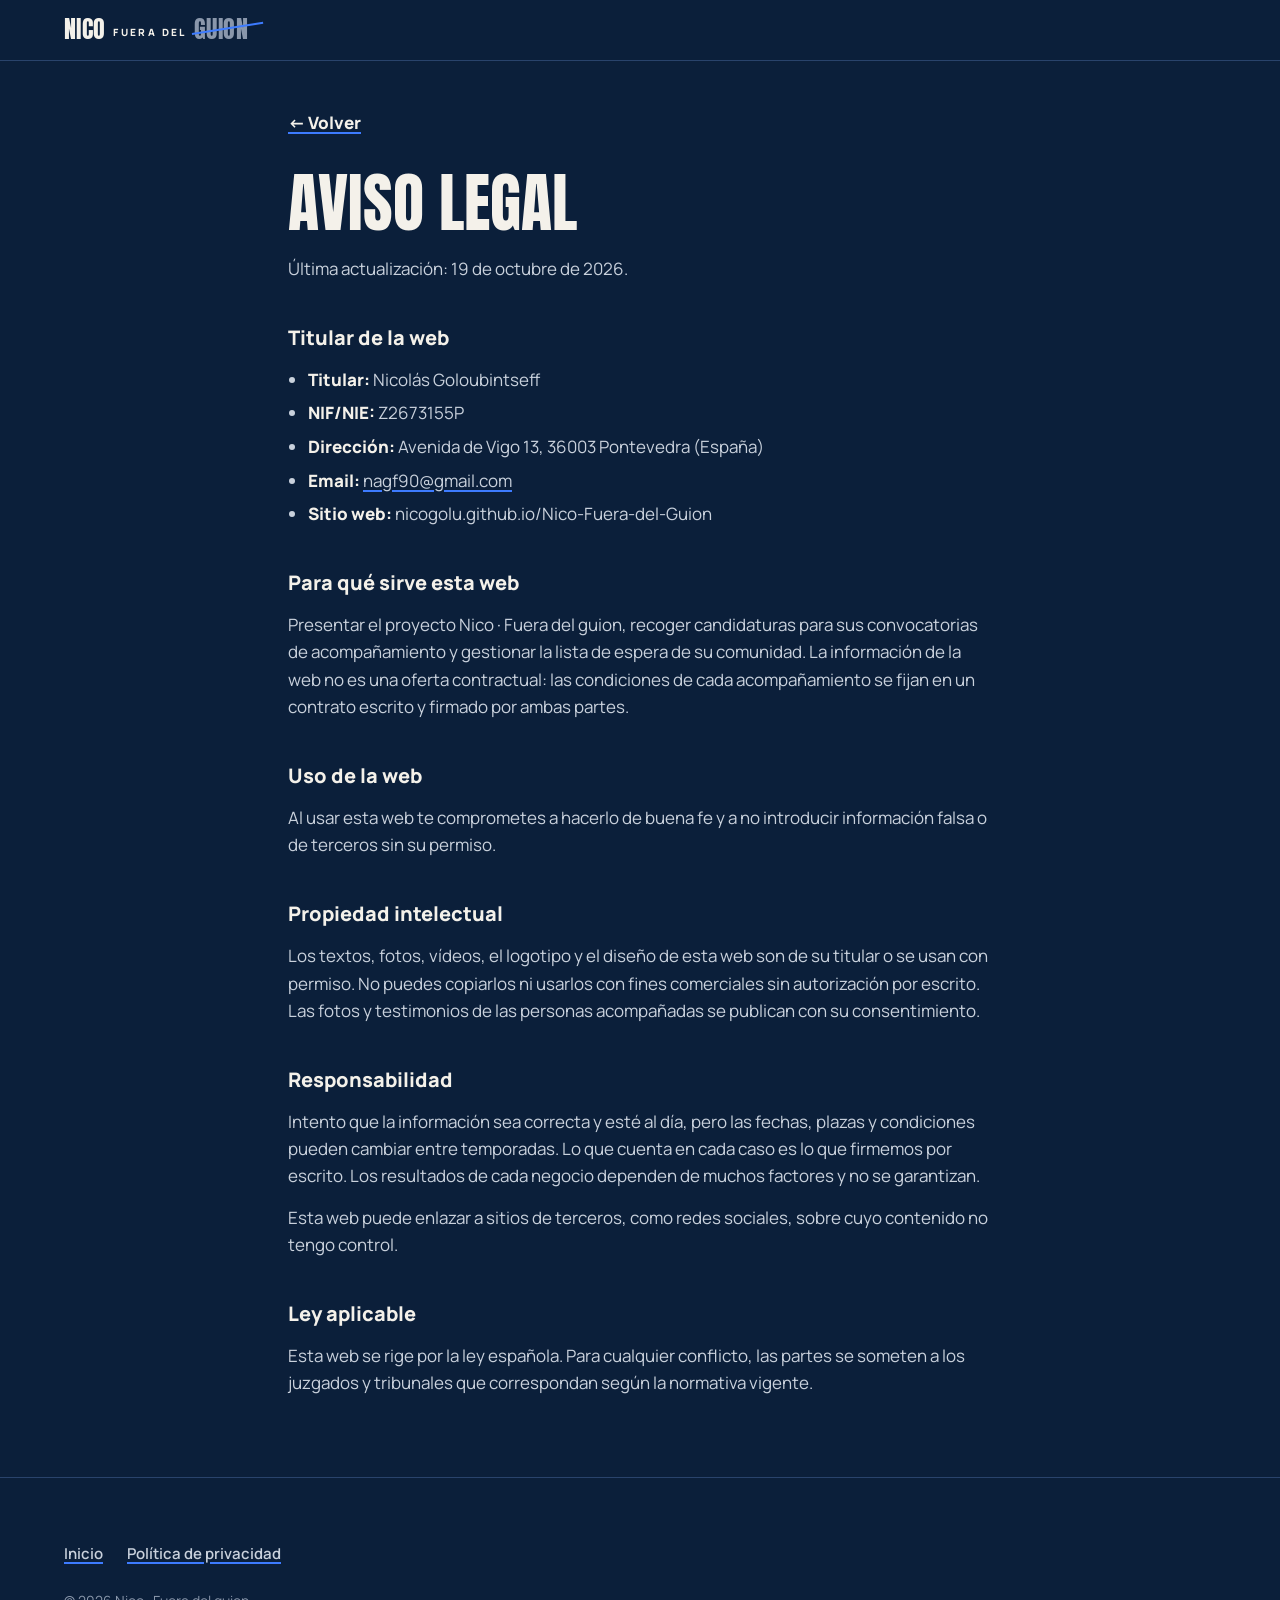
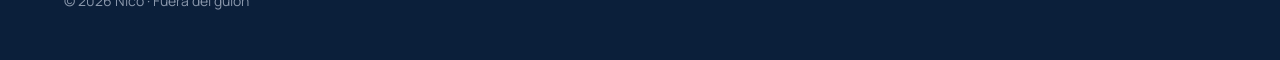
<file: aviso-legal.html>
<!doctype html>
<html lang="es">
<head>
  <meta charset="utf-8">
  <meta name="viewport" content="width=device-width, initial-scale=1">
  <title>Aviso legal · Nico · Fuera del guion</title>
  <meta name="robots" content="noindex">
  <meta name="theme-color" content="#0B1F3A">
  <link rel="icon" href="favicon.svg" type="image/svg+xml">
  <link rel="preconnect" href="https://fonts.googleapis.com">
  <link rel="preconnect" href="https://fonts.gstatic.com" crossorigin>
  <link href="https://fonts.googleapis.com/css2?family=Anton&family=Manrope:wght@400;600;800&display=swap" rel="stylesheet">
  <link rel="stylesheet" href="css/estilos.css">
  <script>document.documentElement.classList.add("js");</script>
</head>
<body>
<!--
  TEXTO BASE ORIENTATIVO (Ley 34/2002, LSSI). Revísalo con un asesor antes de publicar.
  Los datos marcados entre [corchetes] se rellenan en js/config.js.
-->
<header class="cabecera">
  <div class="contenedor cabecera__fila">
    <a href="index.html" class="logo logo--linea" data-logo>
      <span class="logo__l1" data-cfg="logoLinea1" aria-hidden="true"></span>
      <span class="logo__l2" data-cfg="logoLinea2" aria-hidden="true"></span>
      <span class="logo__l3" aria-hidden="true"><span data-cfg="logoLinea3"></span></span>
    </a>
  </div>
</header>

<main class="legal">
  <div class="contenedor contenedor--estrecho">
    <a class="volver" href="index.html">← Volver</a>
    <h1>Aviso legal</h1>
    <p>Última actualización: <span data-cfg="fechaLegal"></span>.</p>

    <h2>Titular de la web</h2>
    <ul>
      <li><strong>Titular:</strong> <span data-cfg="titular"></span></li>
      <li data-si="nif"><strong>NIF/NIE:</strong> <span data-cfg="nif"></span></li>
      <li><strong>Dirección:</strong> <span data-cfg="domicilio"></span></li>
      <li><strong>Email:</strong> <a data-cfg="email" data-cfg-mailto href="#"></a></li>
      <li><strong>Sitio web:</strong> <span data-cfg="dominio"></span></li>
    </ul>

    <h2>Para qué sirve esta web</h2>
    <p>Presentar el proyecto <span data-cfg="nombreMarca"></span>, recoger candidaturas para sus convocatorias de acompañamiento y gestionar la lista de espera de su comunidad. La información de la web no es una oferta contractual: las condiciones de cada acompañamiento se fijan en un contrato escrito y firmado por ambas partes.</p>

    <h2>Uso de la web</h2>
    <p>Al usar esta web te comprometes a hacerlo de buena fe y a no introducir información falsa o de terceros sin su permiso.</p>

    <h2>Propiedad intelectual</h2>
    <p>Los textos, fotos, vídeos, el logotipo y el diseño de esta web son de su titular o se usan con permiso. No puedes copiarlos ni usarlos con fines comerciales sin autorización por escrito. Las fotos y testimonios de las personas acompañadas se publican con su consentimiento.</p>

    <h2>Responsabilidad</h2>
    <p>Intento que la información sea correcta y esté al día, pero las fechas, plazas y condiciones pueden cambiar entre temporadas. Lo que cuenta en cada caso es lo que firmemos por escrito. Los resultados de cada negocio dependen de muchos factores y no se garantizan.</p>
    <p>Esta web puede enlazar a sitios de terceros, como redes sociales, sobre cuyo contenido no tengo control.</p>

    <h2>Ley aplicable</h2>
    <p>Esta web se rige por la ley española. Para cualquier conflicto, las partes se someten a los juzgados y tribunales que correspondan según la normativa vigente.</p>
  </div>
</main>

<footer class="pie">
  <div class="contenedor">
    <nav class="pie__enlaces" aria-label="Legal">
      <a href="index.html">Inicio</a>
      <a href="privacidad.html">Política de privacidad</a>
    </nav>
    <p class="pie__copy">© <span data-anio></span> <span data-cfg="nombreMarca"></span></p>
  </div>
</footer>

<script src="js/config.js"></script>
<script src="js/main.js"></script>
</body>
</html>
</file>
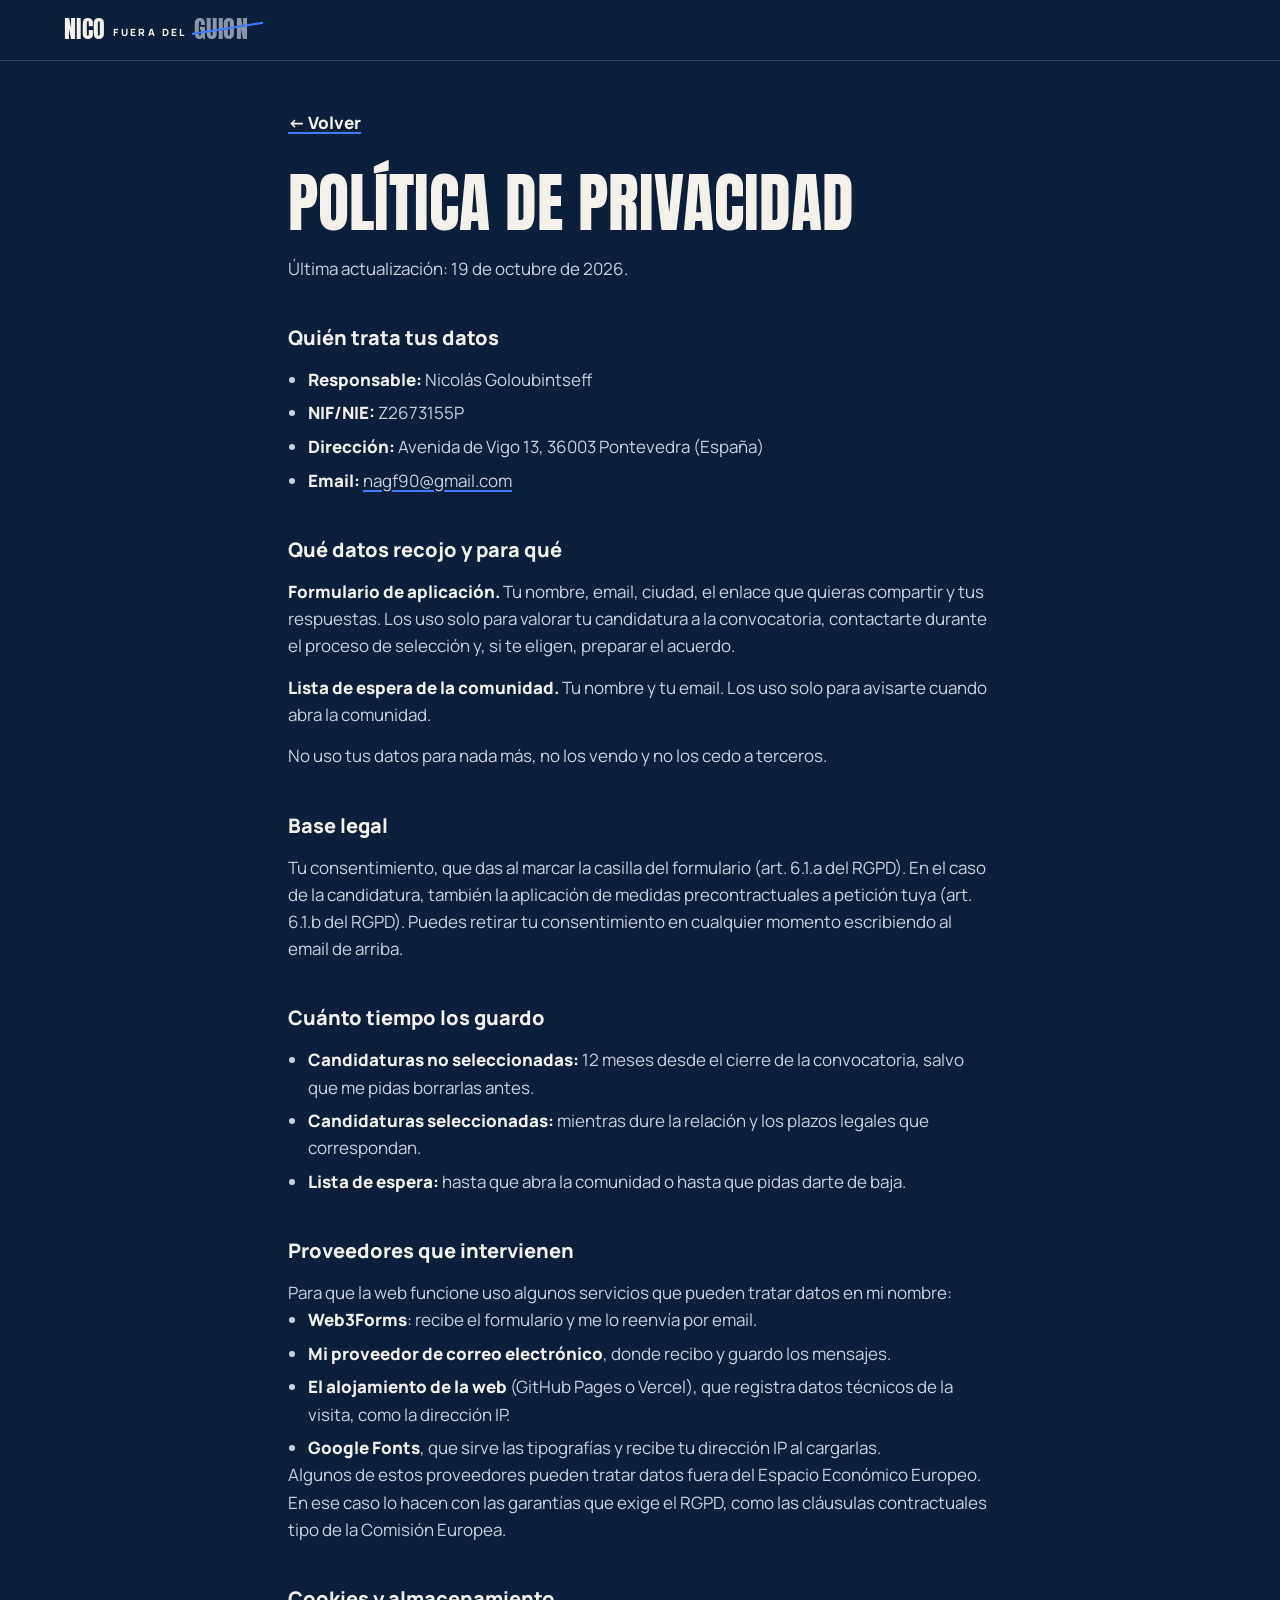
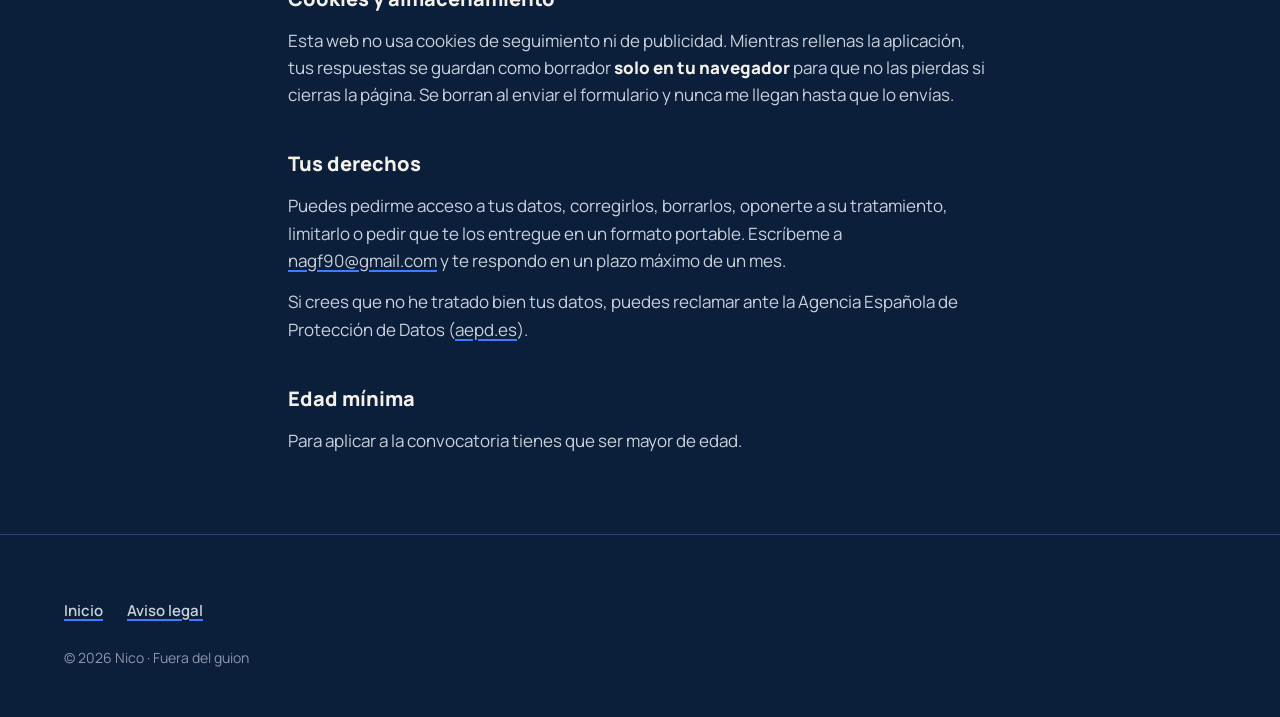
<file: privacidad.html>
<!doctype html>
<html lang="es">
<head>
  <meta charset="utf-8">
  <meta name="viewport" content="width=device-width, initial-scale=1">
  <title>Política de privacidad · Nico · Fuera del guion</title>
  <meta name="robots" content="noindex">
  <meta name="theme-color" content="#0B1F3A">
  <link rel="icon" href="favicon.svg" type="image/svg+xml">
  <link rel="preconnect" href="https://fonts.googleapis.com">
  <link rel="preconnect" href="https://fonts.gstatic.com" crossorigin>
  <link href="https://fonts.googleapis.com/css2?family=Anton&family=Manrope:wght@400;600;800&display=swap" rel="stylesheet">
  <link rel="stylesheet" href="css/estilos.css">
  <script>document.documentElement.classList.add("js");</script>
</head>
<body>
<!--
  TEXTO BASE ORIENTATIVO. Revísalo con un asesor antes de publicar.
  Los datos marcados entre [corchetes] se rellenan en js/config.js.
-->
<header class="cabecera">
  <div class="contenedor cabecera__fila">
    <a href="index.html" class="logo logo--linea" data-logo>
      <span class="logo__l1" data-cfg="logoLinea1" aria-hidden="true"></span>
      <span class="logo__l2" data-cfg="logoLinea2" aria-hidden="true"></span>
      <span class="logo__l3" aria-hidden="true"><span data-cfg="logoLinea3"></span></span>
    </a>
  </div>
</header>

<main class="legal">
  <div class="contenedor contenedor--estrecho">
    <a class="volver" href="index.html">← Volver</a>
    <h1>Política de privacidad</h1>
    <p>Última actualización: <span data-cfg="fechaLegal"></span>.</p>

    <h2>Quién trata tus datos</h2>
    <ul>
      <li><strong>Responsable:</strong> <span data-cfg="titular"></span></li>
      <li data-si="nif"><strong>NIF/NIE:</strong> <span data-cfg="nif"></span></li>
      <li><strong>Dirección:</strong> <span data-cfg="domicilio"></span></li>
      <li><strong>Email:</strong> <a data-cfg="email" data-cfg-mailto href="#"></a></li>
    </ul>

    <h2>Qué datos recojo y para qué</h2>
    <p><strong>Formulario de aplicación.</strong> Tu nombre, email, ciudad, el enlace que quieras compartir y tus respuestas. Los uso solo para valorar tu candidatura a la convocatoria, contactarte durante el proceso de selección y, si te eligen, preparar el acuerdo.</p>
    <p><strong>Lista de espera de la comunidad.</strong> Tu nombre y tu email. Los uso solo para avisarte cuando abra la comunidad.</p>
    <p>No uso tus datos para nada más, no los vendo y no los cedo a terceros.</p>

    <h2>Base legal</h2>
    <p>Tu consentimiento, que das al marcar la casilla del formulario (art. 6.1.a del RGPD). En el caso de la candidatura, también la aplicación de medidas precontractuales a petición tuya (art. 6.1.b del RGPD). Puedes retirar tu consentimiento en cualquier momento escribiendo al email de arriba.</p>

    <h2>Cuánto tiempo los guardo</h2>
    <ul>
      <li><strong>Candidaturas no seleccionadas:</strong> <span data-cfg="conservacionCandidaturas"></span>, salvo que me pidas borrarlas antes.</li>
      <li><strong>Candidaturas seleccionadas:</strong> mientras dure la relación y los plazos legales que correspondan.</li>
      <li><strong>Lista de espera:</strong> hasta que abra la comunidad o hasta que pidas darte de baja.</li>
    </ul>

    <h2>Proveedores que intervienen</h2>
    <p>Para que la web funcione uso algunos servicios que pueden tratar datos en mi nombre:</p>
    <ul>
      <li><strong>Web3Forms</strong>: recibe el formulario y me lo reenvía por email.</li>
      <li><strong>Mi proveedor de correo electrónico</strong>, donde recibo y guardo los mensajes.</li>
      <li><strong>El alojamiento de la web</strong> (GitHub Pages o Vercel), que registra datos técnicos de la visita, como la dirección IP.</li>
      <li><strong>Google Fonts</strong>, que sirve las tipografías y recibe tu dirección IP al cargarlas.</li>
    </ul>
    <p>Algunos de estos proveedores pueden tratar datos fuera del Espacio Económico Europeo. En ese caso lo hacen con las garantías que exige el RGPD, como las cláusulas contractuales tipo de la Comisión Europea.</p>

    <h2>Cookies y almacenamiento</h2>
    <p>Esta web no usa cookies de seguimiento ni de publicidad. Mientras rellenas la aplicación, tus respuestas se guardan como borrador <strong>solo en tu navegador</strong> para que no las pierdas si cierras la página. Se borran al enviar el formulario y nunca me llegan hasta que lo envías.</p>

    <h2>Tus derechos</h2>
    <p>Puedes pedirme acceso a tus datos, corregirlos, borrarlos, oponerte a su tratamiento, limitarlo o pedir que te los entregue en un formato portable. Escríbeme a <a data-cfg="email" data-cfg-mailto href="#"></a> y te respondo en un plazo máximo de un mes.</p>
    <p>Si crees que no he tratado bien tus datos, puedes reclamar ante la Agencia Española de Protección de Datos (<a href="https://www.aepd.es" target="_blank" rel="noopener">aepd.es</a>).</p>

    <h2>Edad mínima</h2>
    <p>Para aplicar a la convocatoria tienes que ser mayor de edad.</p>
  </div>
</main>

<footer class="pie">
  <div class="contenedor">
    <nav class="pie__enlaces" aria-label="Legal">
      <a href="index.html">Inicio</a>
      <a href="aviso-legal.html">Aviso legal</a>
    </nav>
    <p class="pie__copy">© <span data-anio></span> <span data-cfg="nombreMarca"></span></p>
  </div>
</footer>

<script src="js/config.js"></script>
<script src="js/main.js"></script>
</body>
</html>
</file>
<file: css/estilos.css>
/* ==========================================================================
   Nico · Fuera del guion — estilos
   Colores y tipografías: cámbialos aquí, en :root, y se aplican a toda la web.
   ========================================================================== */

:root {
  /* Identidad */
  --noche: #0B1F3A;        /* fondo principal, texto sobre claro */
  --hueso: #F4F1EA;        /* texto sobre oscuro, fondos claros */
  --electrico: #3D7BFF;    /* SOLO acentos: tachado, líneas, botones */
  --niebla: #8A97AB;       /* detalles secundarios, la palabra GUION */
  --suave: #C9D1DC;        /* texto secundario sobre azul noche */

  /* Derivados (mismos tonos, sin degradados) */
  --noche-2: #112948;      /* tarjetas y campos sobre noche */
  --linea-oscura: #29436B; /* líneas finas sobre noche */
  --hueso-2: #EAE5DA;      /* tarjetas sobre hueso */
  --linea-clara: #D3CCBD;  /* líneas finas sobre hueso */
  --tinta-suave: #44536B;  /* texto secundario sobre hueso */
  --error: #FF9B8A;

  --f-titular: "Anton", "Impact", "Arial Narrow Bold", sans-serif;
  --f-texto: "Manrope", system-ui, -apple-system, "Segoe UI", Roboto, sans-serif;

  --radio: 2px;
  --barra: 9deg;           /* inclinación de la barra del logo */
}

/* ---------- Base ---------- */
*, *::before, *::after { box-sizing: border-box; }
html {
  -webkit-text-size-adjust: 100%;
  scroll-padding-top: 4.5rem;
}
@media (prefers-reduced-motion: no-preference) {
  html { scroll-behavior: smooth; }
}
body {
  margin: 0;
  background: var(--noche);
  color: var(--hueso);
  font-family: var(--f-texto);
  font-size: 1.0625rem;
  line-height: 1.6;
  color-scheme: dark;
  overflow-x: hidden;
}
img, video, iframe { display: block; max-width: 100%; }
h1, h2, h3, h4, p, ul, ol, dl, dd, figure { margin: 0; }
ul, ol { padding: 0; list-style: none; }
a { color: inherit; text-decoration-color: var(--electrico); text-decoration-thickness: 2px; text-underline-offset: 3px; }
a:hover { text-decoration-color: currentColor; }
strong { font-weight: 800; }
:focus-visible { outline: 3px solid var(--electrico); outline-offset: 3px; }

.sr-only {
  position: absolute; width: 1px; height: 1px; padding: 0; margin: -1px;
  overflow: hidden; clip: rect(0 0 0 0); white-space: nowrap; border: 0;
}
.saltar {
  position: absolute; left: 1rem; top: -4rem; z-index: 100;
  background: var(--hueso); color: var(--noche); padding: .6rem 1rem; font-weight: 800;
}
.saltar:focus { top: 1rem; }

.contenedor { width: min(100% - 2.5rem, 72rem); margin-inline: auto; }
.contenedor--estrecho { width: min(100% - 2.5rem, 44rem); }

.seccion { padding-block: 4.5rem; }
.seccion--hueso { background: var(--hueso); color: var(--noche); color-scheme: light; }
@media (min-width: 900px) { .seccion { padding-block: 7rem; } }

/* ---------- Tipografía ---------- */
.etiqueta {
  font-weight: 800; font-size: .8125rem; line-height: 1.5; letter-spacing: .16em; text-transform: uppercase;
  color: var(--suave); margin-bottom: 1rem;
}
.etiqueta::before {
  content: ""; display: inline-block; vertical-align: middle;
  width: 2rem; height: 3px; margin: -.15em .75rem 0 0; background: var(--electrico);
}
.seccion--hueso .etiqueta { color: var(--tinta-suave); }

.titular {
  font-family: var(--f-titular); font-weight: 400; text-transform: uppercase;
  font-size: clamp(2.6rem, 11vw, 5rem); line-height: 1.1; letter-spacing: .005em;
  margin-bottom: 1.5rem; text-wrap: balance;
}
.subtitulo {
  font-family: var(--f-titular); font-weight: 400; text-transform: uppercase;
  font-size: clamp(1.6rem, 6vw, 2.1rem); line-height: 1.12; letter-spacing: .01em;
  margin: 3rem 0 1.25rem;
}
.lead { font-size: clamp(1.15rem, 4.2vw, 1.35rem); line-height: 1.5; color: var(--suave); max-width: 40rem; margin-bottom: 1.5rem; }
.seccion--hueso .lead { color: var(--tinta-suave); }
.nota { font-size: .9375rem; color: var(--suave); }
.seccion--hueso .nota { color: var(--tinta-suave); }
.texto-largo p + p { margin-top: 1rem; }

/* ---------- Botones ---------- */
.boton {
  display: inline-flex; align-items: center; justify-content: center; gap: .6rem;
  min-height: 3.25rem; padding: .85rem 1.5rem;
  font: 800 1.1875rem/1.15 var(--f-texto);
  background: var(--electrico); color: var(--hueso);
  border: 2px solid var(--electrico); border-radius: var(--radio);
  text-decoration: none; cursor: pointer;
  transition: background-color .15s, color .15s, border-color .15s;
}
.boton:hover { background: var(--hueso); border-color: var(--hueso); color: var(--noche); }
.seccion--hueso .boton:hover { background: var(--noche); border-color: var(--noche); color: var(--hueso); }
.boton:active { transform: translateY(1px); }
.boton[disabled] { opacity: .45; cursor: not-allowed; }
.boton[disabled]:hover { background: transparent; color: inherit; border-color: var(--linea-oscura); }

.boton--secundario { background: transparent; border-color: var(--linea-oscura); color: var(--hueso); }
.boton--secundario:hover { background: transparent; border-color: var(--electrico); color: var(--hueso); }
.boton--peque { min-height: 2.75rem; padding: .55rem 1.1rem; font-size: 1rem; }
.boton--ancho { width: 100%; }

.botones { display: flex; flex-wrap: wrap; gap: .75rem; margin-top: 2rem; }

/* ---------- Logo (el guion tachado) ---------- */
.logo { color: var(--hueso); text-decoration: none; line-height: .9; }
.logo__l1, .logo__l3 { font-family: var(--f-titular); font-weight: 400; text-transform: uppercase; }
.logo__l2 { font-family: var(--f-texto); font-weight: 800; text-transform: uppercase; }
.logo__l3 { color: var(--niebla); position: relative; display: inline-block; }

/* La barra: cruza GUION y sigue subiendo hacia la derecha */
.logo__l3::after {
  content: ""; position: absolute;
  left: -3%; top: 66%; width: 132%; height: .085em;
  background: var(--electrico);
  transform: rotate(calc(var(--barra) * -1));
  transform-origin: 0 50%;
}

.logo--bloque {
  display: inline-flex; flex-direction: column; align-items: center;
  font-size: 1rem;
}
.logo--bloque .logo__l1 { font-size: 4.25em; letter-spacing: .02em; }
.logo--bloque .logo__l2 { font-size: .95em; letter-spacing: .42em; margin: .5em -.42em .35em 0; }
.logo--bloque .logo__l3 { font-size: 4.25em; letter-spacing: .02em; }

.logo--linea { display: inline-flex; align-items: baseline; gap: .45rem; white-space: nowrap; }
.logo--linea .logo__l1, .logo--linea .logo__l3 { font-size: 1.5rem; letter-spacing: .02em; }
.logo--linea .logo__l2 { font-size: .625rem; letter-spacing: .24em; transform: translateY(-.2rem); }

/* ---------- Tachado (mismo gesto que el logo) ---------- */
.tachado { position: relative; display: inline-block; }
.tachado::after {
  content: ""; position: absolute;
  left: -5%; top: 66%; width: 112%; height: .09em;
  background: var(--electrico);
  transform: rotate(calc(var(--barra) * -1));
  transform-origin: 0 50%;
}

/* Animación: la barra se dibuja al entrar en pantalla (solo con JS y sin "reducir movimiento") */
@media (prefers-reduced-motion: no-preference) {
  .js .tachado::after, .js .logo__l3::after {
    transition: transform .6s cubic-bezier(.65, 0, .35, 1) .15s;
  }
  .js .tachado:not(.visible)::after, .js .logo:not(.visible) .logo__l3::after {
    transform: rotate(calc(var(--barra) * -1)) scaleX(0);
  }
}

/* ---------- Cabecera ---------- */
.cabecera {
  position: sticky; top: 0; z-index: 50;
  background: var(--noche); border-bottom: 1px solid var(--linea-oscura);
}
.cabecera__fila { display: flex; align-items: center; justify-content: space-between; gap: 1rem; min-height: 3.75rem; }
.cabecera__nav { display: none; }
@media (min-width: 900px) {
  .cabecera__nav { display: flex; gap: 1.75rem; margin-left: auto; margin-right: 1rem; }
  .cabecera__nav a { color: var(--suave); text-decoration: none; font-weight: 600; font-size: .9375rem; }
  .cabecera__nav a:hover { color: var(--hueso); }
}

/* ---------- Portada ---------- */
.portada { padding-block: 3rem 4.5rem; }
.portada__rejilla { display: grid; gap: 3rem; }
.portada__titulo {
  font-family: var(--f-titular); font-weight: 400; text-transform: uppercase;
  font-size: clamp(3.25rem, 15.5vw, 7.25rem); line-height: 1.12; letter-spacing: .005em;
  margin-bottom: 1.75rem; text-wrap: balance;
}
.subrayado {
  text-decoration: underline; text-decoration-color: var(--electrico);
  text-decoration-thickness: .07em; text-underline-offset: .06em; text-decoration-skip-ink: none;
}
.portada__nota { margin-top: 1.5rem; font-weight: 600; font-size: .9375rem; color: var(--niebla); }
.portada__foto { max-width: 26rem; }
@media (min-width: 900px) {
  .portada { padding-block: 5rem 7rem; }
  .portada__rejilla { grid-template-columns: 1.55fr 1fr; align-items: end; gap: 4rem; }
  .portada__foto { max-width: none; }
}

/* ---------- Huecos para fotos y vídeo ---------- */
.hueco {
  position: relative; overflow: hidden;
  border: 1.5px dashed var(--niebla); border-radius: var(--radio);
  background: var(--noche-2);
  display: grid; place-items: center;
}
.hueco--4x5 { aspect-ratio: 4 / 5; }
.hueco--16x9 { aspect-ratio: 16 / 9; }
.hueco--1x1 { aspect-ratio: 1; }
.seccion--hueso .hueco { background: var(--hueso-2); border-color: var(--tinta-suave); }
.hueco__marcador {
  display: flex; flex-direction: column; align-items: center; gap: .4rem;
  padding: 1.5rem; text-align: center; max-width: 22rem;
}
.hueco__icono { width: 2.5rem; height: 2.5rem; fill: none; stroke: var(--electrico); stroke-width: 1.5; margin-bottom: .25rem; }
.hueco__titulo { font-weight: 800; font-size: .875rem; letter-spacing: .12em; text-transform: uppercase; }
.hueco__nota { font-size: .875rem; color: var(--suave); line-height: 1.45; }
.seccion--hueso .hueco__nota { color: var(--tinta-suave); }
.hueco__grande { font-family: var(--f-titular); font-size: 4rem; line-height: 1; color: var(--niebla); }

.hueco--lleno { border: 0; background: var(--noche); }
.hueco--lleno img, .hueco--lleno video, .hueco--lleno iframe {
  position: absolute; inset: 0; width: 100%; height: 100%; object-fit: cover; border: 0;
}

/* ---------- Manifiesto ---------- */
.guion { display: flex; flex-wrap: wrap; column-gap: .45em; row-gap: .1em; font-size: clamp(2.6rem, 12vw, 5.5rem); margin-bottom: 2.5rem; }
.manifiesto { display: grid; gap: 2.5rem; }
.manifiesto__medios { display: grid; gap: 1rem; align-content: start; }
.manifiesto__foto { display: none; }
.manifiesto__texto { max-width: 38rem; font-size: 1.125rem; line-height: 1.7; }
.manifiesto__texto p + p { margin-top: 1.25rem; }
.manifiesto__entrada { font-size: clamp(1.3rem, 5vw, 1.6rem); line-height: 1.4; font-weight: 600; }
.manifiesto__cierre {
  font-family: var(--f-titular); text-transform: uppercase; line-height: 1.1;
  font-size: clamp(2.2rem, 9vw, 3.25rem); margin-top: 2.5rem !important;
  padding-top: 1.5rem; border-top: 3px solid var(--electrico);
}
.manifiesto__firma { font-weight: 800; }
@media (min-width: 900px) {
  .manifiesto { grid-template-columns: 1fr 1.1fr; gap: 4rem; }
  .manifiesto__medios { position: sticky; top: 6rem; }
  .manifiesto__foto { display: grid; width: 70%; }
}

/* ---------- Qué es ---------- */
.no-soy {
  display: flex; flex-wrap: wrap; gap: .5rem 1.6rem; margin-bottom: 2.5rem;
  font-family: var(--f-titular); text-transform: uppercase;
  font-size: clamp(2.25rem, 10vw, 4rem); line-height: 1.15; color: var(--niebla);
}
.dos-columnas { display: grid; gap: 3rem; }
.dos-columnas .subtitulo:first-child { margin-top: 0; }
@media (min-width: 900px) {
  .dos-columnas { grid-template-columns: 1.1fr 1fr; gap: 4.5rem; align-items: start; }
  .dos-columnas--centro { align-items: center; }
}
.texto-largo .subtitulo { margin-top: 2.5rem; }

.tarjeta {
  background: var(--noche-2); border: 1px solid var(--linea-oscura); border-top: 3px solid var(--electrico);
  border-radius: var(--radio); padding: 1.75rem 1.25rem;
}
@media (min-width: 640px) { .tarjeta { padding: 2.25rem 2rem; } }
.tarjeta > .subtitulo { margin-top: 0; }

/* Calculadora */
.calculadora { margin-top: 1.75rem; padding-top: 1.5rem; border-top: 1px solid var(--linea-oscura); }
.calculadora__titulo { font-weight: 800; margin-bottom: 1rem; }
.calculadora__campos { display: grid; grid-template-columns: 1fr 1fr; gap: .9rem .75rem; }
.calculadora__campos label { display: grid; gap: .3rem; font-size: .875rem; font-weight: 600; color: var(--suave); }
.calculadora__ancho { grid-column: 1 / -1; }
.calculadora__resultado {
  display: flex; flex-wrap: wrap; align-items: baseline; gap: .25rem .75rem;
  margin: 1.5rem 0 1.25rem; padding: 1rem 0; border-block: 1px solid var(--linea-oscura);
}
.calculadora__resultado > span:first-child { flex-basis: 100%; font-weight: 800; font-size: .8125rem; letter-spacing: .14em; text-transform: uppercase; color: var(--suave); }
.calculadora__resultado output { font-family: var(--f-titular); font-size: 3.25rem; line-height: 1; }
.calculadora__mes { color: var(--suave); font-weight: 600; }
.calculadora .nota { margin-top: 1rem; font-size: .8125rem; }

/* ---------- Campos de formulario ---------- */
input[type="text"], input[type="email"], input[type="number"], textarea {
  width: 100%; font: inherit; font-size: 1.0625rem; color: var(--hueso);
  background: var(--noche-2); border: 1px solid #355382; border-radius: var(--radio);
  padding: .8rem .95rem; min-height: 3.1rem;
}
textarea { resize: vertical; min-height: 7rem; line-height: 1.5; }
input::placeholder, textarea::placeholder { color: var(--niebla); opacity: 1; }
input:focus, textarea:focus { outline: none; border-color: var(--electrico); box-shadow: 0 0 0 1px var(--electrico); }
input:user-invalid, textarea:user-invalid { border-color: var(--error); }
input[type="number"] { -moz-appearance: textfield; }
input[type="number"]::-webkit-inner-spin-button, input[type="number"]::-webkit-outer-spin-button { -webkit-appearance: none; margin: 0; }
input[type="radio"], input[type="checkbox"] { accent-color: var(--electrico); width: 1.25rem; height: 1.25rem; flex: none; margin: .15rem 0 0; }

.campo-euro { position: relative; display: block; }
.campo-euro input { padding-right: 2.5rem; }
.campo-euro > span { position: absolute; right: .9rem; top: 50%; transform: translateY(-50%); color: var(--niebla); font-weight: 600; pointer-events: none; }
.campo-euro--grande input { padding-right: 5.5rem; max-width: 18rem; }
.campo-euro--grande { max-width: 18rem; }

/* ---------- Formularios ---------- */
.formulario { display: grid; gap: 2rem; margin-top: 2.5rem; }
.tarjeta.formulario { margin-top: 0; gap: 1.25rem; }
.tarjeta.formulario .subtitulo { margin: 0; }
fieldset { border: 0; padding: 0; margin: 0; min-width: 0; }
legend { padding: 0; }
.bloque { display: grid; gap: 1.1rem; }
.bloque__titulo { font-family: var(--f-titular); text-transform: uppercase; font-size: 1.6rem; line-height: 1; margin-bottom: 1.1rem; }
.campo { display: grid; gap: .4rem; }
.campo label { font-weight: 600; font-size: .9375rem; }
.opcional { font-weight: 400; color: var(--niebla); }

.pregunta { display: grid; gap: .6rem; padding-top: 1.75rem; border-top: 1px solid var(--linea-oscura); }
.pregunta > label, .pregunta > legend {
  display: block; font-weight: 800; font-size: 1.1875rem; line-height: 1.35;
}
.pregunta > legend { margin-bottom: .6rem; }
.pregunta__num {
  display: block; font-family: var(--f-titular); font-weight: 400; font-size: 1.5rem; line-height: 1;
  color: var(--electrico); margin-bottom: .45rem; letter-spacing: .02em;
}
.ayuda { font-size: .9375rem; color: var(--suave); margin-top: -.2rem; }
.pregunta__doble { display: grid; gap: 1rem; }
@media (min-width: 640px) { .pregunta__doble { grid-template-columns: 1.6fr 1fr; } }

.opciones { display: grid; gap: .5rem; }
.opcion {
  display: flex; gap: .75rem; align-items: flex-start; cursor: pointer;
  padding: .85rem 1rem; border: 1px solid #355382; border-radius: var(--radio); background: var(--noche-2);
  font-weight: 600;
}
.opcion:has(input:checked) { border-color: var(--electrico); box-shadow: 0 0 0 1px var(--electrico); }

.consentimiento { display: flex; gap: .75rem; align-items: flex-start; font-size: .9375rem; line-height: 1.5; color: var(--suave); cursor: pointer; }
.consentimiento a { color: var(--hueso); }

.trampa { position: absolute !important; left: -9999px; width: 1px; height: 1px; opacity: 0; }

.estado:empty { display: none; }
.estado { padding: 1rem 1.1rem; border-radius: var(--radio); border: 1px solid var(--linea-oscura); background: var(--noche-2); font-weight: 600; }
.estado--ok { border-color: var(--electrico); border-left-width: 4px; }
.estado--error { border-color: var(--error); border-left-width: 4px; }
.estado--prueba { border-style: dashed; border-color: var(--niebla); }

.formulario--enviado { display: block; }
.gracias { padding: 2rem 0; }
.gracias__titulo { font-family: var(--f-titular); text-transform: uppercase; font-size: clamp(2.4rem, 10vw, 3.75rem); line-height: 1.1; margin-bottom: 1rem; }
.gracias p + p { margin-top: .75rem; }

/* ---------- Qué recibes ---------- */
.entregables { display: grid; gap: 0 2.5rem; margin-top: 2.5rem; }
.entregables li { padding: 1.4rem 0 1.5rem; border-top: 2px solid var(--noche); display: grid; grid-template-columns: 3.25rem 1fr; column-gap: .75rem; }
.entregables__num { grid-row: span 2; font-family: var(--f-titular); font-size: 2rem; line-height: 1; color: var(--electrico); }
.entregables h3 { font-size: 1.1875rem; font-weight: 800; line-height: 1.3; margin-bottom: .2rem; }
.entregables p { color: var(--tinta-suave); }
@media (min-width: 640px) { .entregables { grid-template-columns: 1fr 1fr; } }
@media (min-width: 1000px) { .entregables { grid-template-columns: 1fr 1fr 1fr; } }

.aviso { margin-top: 2rem; padding: 1.1rem 1.25rem; border-left: 4px solid var(--electrico); background: var(--hueso-2); max-width: 44rem; }
.aviso--oscuro { background: var(--noche-2); color: var(--suave); }
.aviso--oscuro span { color: var(--hueso); font-weight: 800; }

/* ---------- Cómo funciona ---------- */
.formato { display: grid; gap: 0 2.5rem; }
.formato > div { padding: 1rem 0 1.1rem; border-top: 1px solid var(--linea-oscura); }
.formato dt { font-weight: 800; font-size: .8125rem; letter-spacing: .14em; text-transform: uppercase; color: var(--suave); margin-bottom: .25rem; }
.formato dd { font-size: 1.125rem; font-weight: 600; }
@media (min-width: 640px) { .formato { grid-template-columns: 1fr 1fr; } }
@media (min-width: 1000px) { .formato { grid-template-columns: repeat(3, 1fr); } }

.condiciones { display: grid; gap: 1rem; }
.condiciones li { background: var(--noche-2); border: 1px solid var(--linea-oscura); border-top: 3px solid var(--electrico); border-radius: var(--radio); padding: 1.5rem 1.25rem; }
.condiciones__cifra { display: block; font-family: var(--f-titular); text-transform: uppercase; font-size: 3rem; line-height: 1; }
.condiciones__titulo { display: block; font-weight: 800; font-size: .8125rem; letter-spacing: .14em; text-transform: uppercase; color: var(--suave); margin: .6rem 0 .5rem; }
.condiciones p { color: var(--suave); font-size: 1rem; }
@media (min-width: 800px) { .condiciones { grid-template-columns: repeat(3, 1fr); } }

.pasos { counter-reset: paso; display: grid; gap: 0; }
.pasos li { counter-increment: paso; position: relative; padding: 0 0 1.75rem 3.5rem; }
.pasos li::before {
  content: counter(paso); position: absolute; left: 0; top: -.15rem;
  width: 2.25rem; height: 2.25rem; display: grid; place-items: center;
  font-family: var(--f-titular); font-size: 1.25rem; color: var(--hueso);
  border: 1.5px solid var(--electrico); border-radius: var(--radio); background: var(--noche);
}
.pasos li::after { content: ""; position: absolute; left: 1.08rem; top: 2.25rem; bottom: .1rem; width: 1px; background: var(--linea-oscura); }
.pasos li:last-child::after { display: none; }
.pasos h4 { font-size: 1.125rem; font-weight: 800; }
.pasos p { color: var(--suave); }
@media (min-width: 900px) {
  .pasos { grid-template-columns: repeat(3, 1fr); gap: 2rem 2.5rem; }
  .pasos li { padding: 3.25rem 0 0; border-top: 1px solid var(--linea-oscura); }
  .pasos li::before { top: 1rem; }
  .pasos li::after { display: none; }
}

.plazas { display: grid; grid-template-columns: 1fr 1fr; gap: 1rem; max-width: 40rem; }
.plazas .hueco__marcador { padding: 1rem; }
.plazas .hueco__nota { font-size: .8125rem; }
@media (max-width: 420px) { .plazas .hueco__nota { display: none; } }

/* ---------- Para quién ---------- */
.para-quien { display: grid; gap: 1rem 4rem; }
@media (min-width: 800px) { .para-quien { grid-template-columns: 1fr 1fr; } }
.lista li { position: relative; padding: .9rem 0 .9rem 2rem; border-top: 1px solid var(--linea-clara); }
.lista li::before { position: absolute; left: 0; }
.lista--si li::before { content: ""; top: 1.65rem; width: 1.1rem; height: 3px; background: var(--electrico); }
.lista--no li { color: var(--tinta-suave); }
.lista--no li::before { content: "×"; top: .72rem; font-weight: 800; font-size: 1.25rem; line-height: 1; color: var(--tinta-suave); }
.lista--oscura li { border-top-color: var(--linea-oscura); color: var(--suave); }

/* ---------- Preguntas frecuentes ---------- */
.faq { border-bottom: 1px solid var(--linea-clara); margin-top: 1rem; }
.faq details { border-top: 1px solid var(--linea-clara); }
.faq summary {
  list-style: none; cursor: pointer; position: relative;
  padding: 1.15rem 2.5rem 1.15rem 0; font-weight: 800; font-size: 1.125rem; line-height: 1.35;
}
.faq summary::-webkit-details-marker { display: none; }
.faq summary::after {
  content: "+"; position: absolute; right: .25rem; top: .85rem;
  font-family: var(--f-titular); font-size: 1.75rem; line-height: 1; color: var(--electrico);
  transition: transform .2s;
}
.faq details[open] summary::after { transform: rotate(45deg); }
.faq details p { padding: 0 0 1.4rem; color: var(--tinta-suave); max-width: 38rem; }

.contacto { margin-top: 3.5rem; }
.contacto .subtitulo { margin-top: 0; }
.contacto a[data-cfg="email"] { font-weight: 800; }
.redes { display: flex; flex-wrap: wrap; gap: .5rem 1.5rem; margin-top: 1rem; font-weight: 800; }
.redes:empty { display: none; }

/* ---------- Comunidad ---------- */
.precio { font-family: var(--f-titular); font-size: 3.5rem; line-height: 1; margin-top: 2rem; }
.precio__mes { font-family: var(--f-texto); font-size: 1rem; font-weight: 600; color: var(--suave); margin-left: .35rem; }

/* ---------- Pie ---------- */
.pie { border-top: 1px solid var(--linea-oscura); padding-block: 4rem 3rem; }
.pie__rejilla { display: grid; gap: 2.5rem; justify-items: start; }
.pie__frase { font-family: var(--f-titular); text-transform: uppercase; font-size: 1.75rem; line-height: 1.12; margin-bottom: 1.25rem; max-width: 22rem; }
.pie__enlaces { display: flex; flex-wrap: wrap; gap: .5rem 1.5rem; font-weight: 600; font-size: .9375rem; }
.pie__enlaces a { color: var(--suave); }
.pie__copy { margin-top: 1.5rem; color: var(--niebla); font-size: .875rem; }
@media (min-width: 800px) {
  .pie__rejilla { grid-template-columns: auto 1fr; gap: 5rem; align-items: center; }
}

/* ---------- Valores pendientes de config.js ---------- */
.pendiente { outline: 1px dashed currentColor; outline-offset: 2px; }

/* ---------- Páginas legales ---------- */
.legal { padding-block: 3rem 5rem; }
.legal h1 { font-family: var(--f-titular); font-weight: 400; text-transform: uppercase; font-size: clamp(2.5rem, 10vw, 4rem); line-height: 1.1; margin-bottom: 1rem; }
.legal h2 { font-size: 1.25rem; font-weight: 800; margin: 2.5rem 0 .75rem; }
.legal p, .legal li { color: var(--suave); }
.legal p + p { margin-top: .9rem; }
.legal ul { list-style: disc; padding-left: 1.25rem; display: grid; gap: .4rem; }
.legal strong { color: var(--hueso); }
.legal .volver { display: inline-block; margin-bottom: 2rem; font-weight: 800; }

/* ---------- Huecos vacíos ocultos (config.js → mostrarHuecos: false) ---------- */
.hueco--oculto { display: none !important; }
.manifiesto--solo-texto { grid-template-columns: 1fr !important; }
@media (min-width: 900px) {
  .portada__rejilla:has(> .hueco--oculto) { grid-template-columns: 1fr; }
  .portada__rejilla:has(> .hueco--oculto) .portada__titulo { max-width: 14ch; }
}

/* ---------- Foto de "Para quién" ---------- */
.para-quien__intro { display: grid; gap: 2rem; margin-bottom: 1rem; }
.para-quien__intro .lead { margin-bottom: 0; }
.para-quien__foto { aspect-ratio: 4 / 3; }
@media (min-width: 900px) {
  .para-quien__intro { grid-template-columns: 1.5fr 1fr; gap: 4rem; align-items: end; margin-bottom: 2rem; }
  .para-quien__foto { aspect-ratio: 4 / 5; }
}

/* Si el manifiesto no tiene vídeo, la foto ocupa su lugar también en móvil */
.manifiesto__medios:not(:has(.hueco--16x9:not(.hueco--oculto))) .manifiesto__foto { display: grid; width: 100%; }
@media (max-width: 899px) {
  .manifiesto__medios:not(:has(.hueco--16x9:not(.hueco--oculto))) .manifiesto__foto { aspect-ratio: 4 / 3; }
}
</file>
